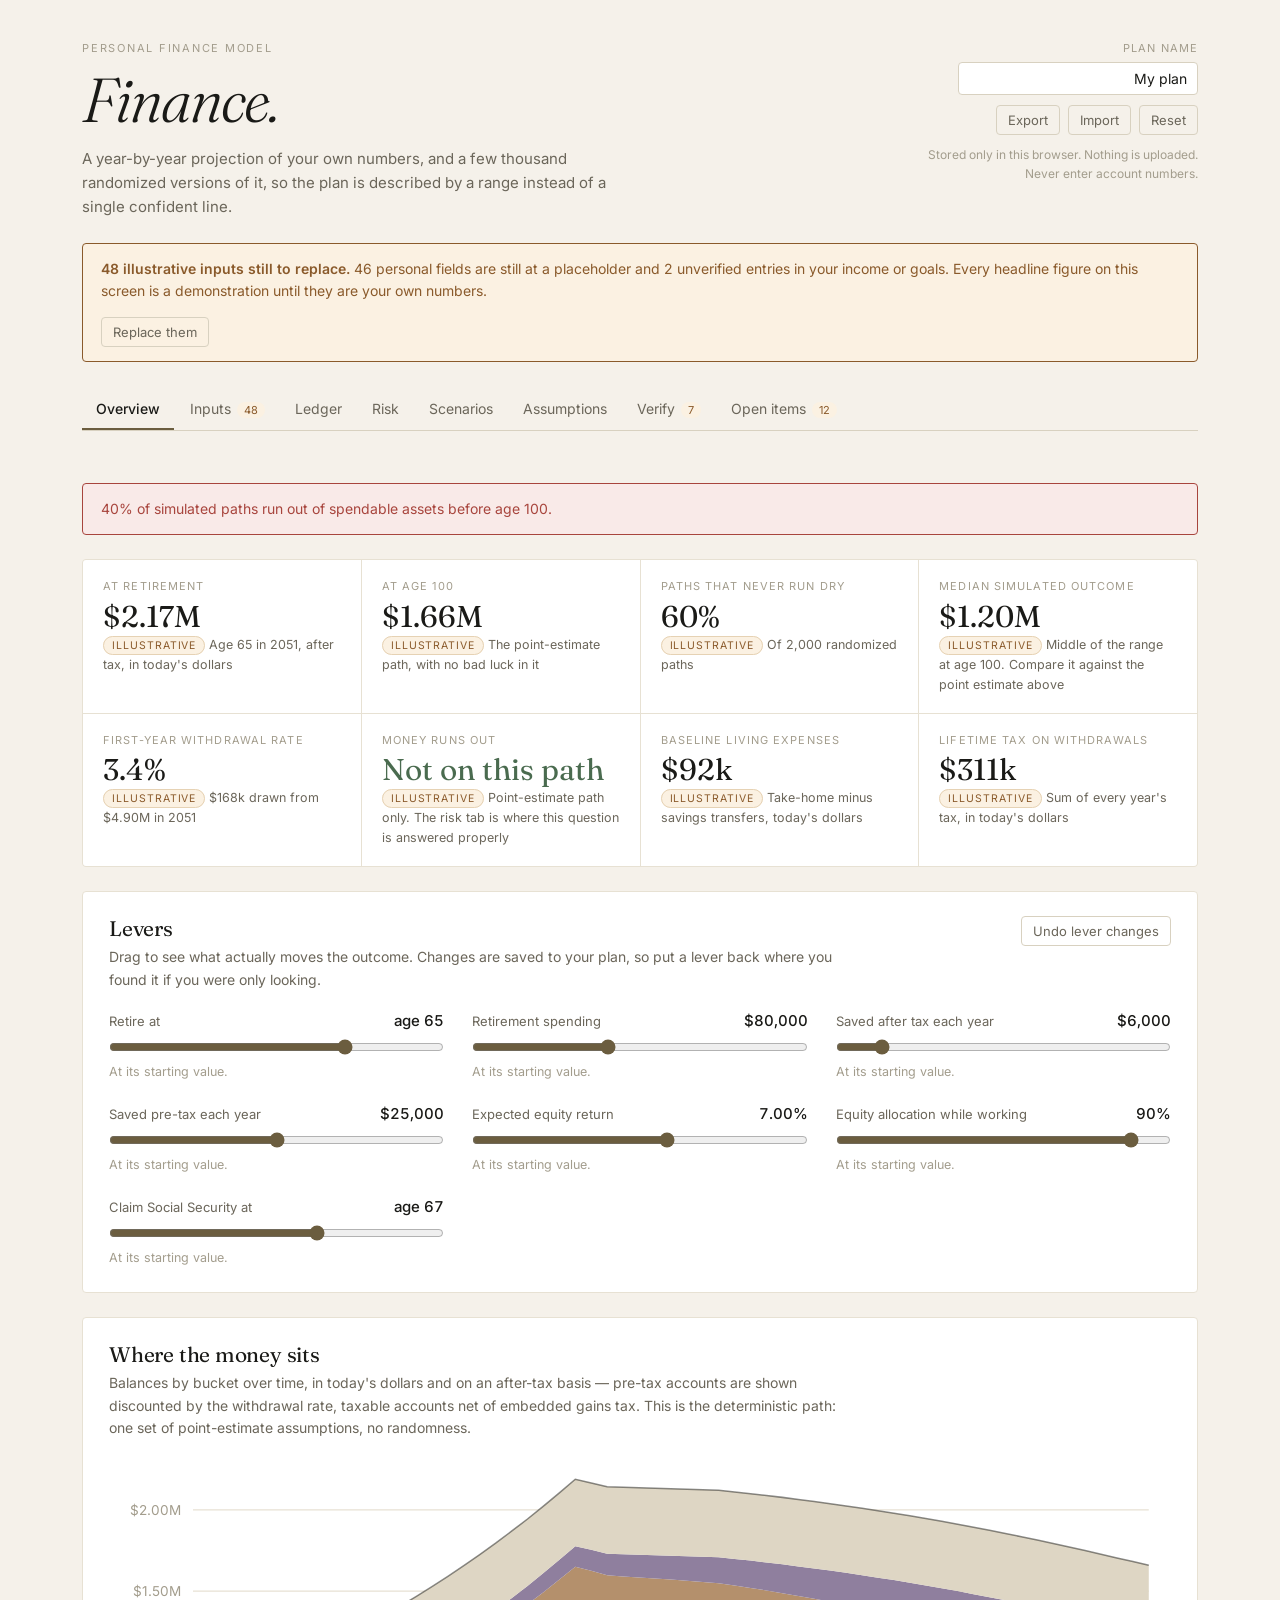
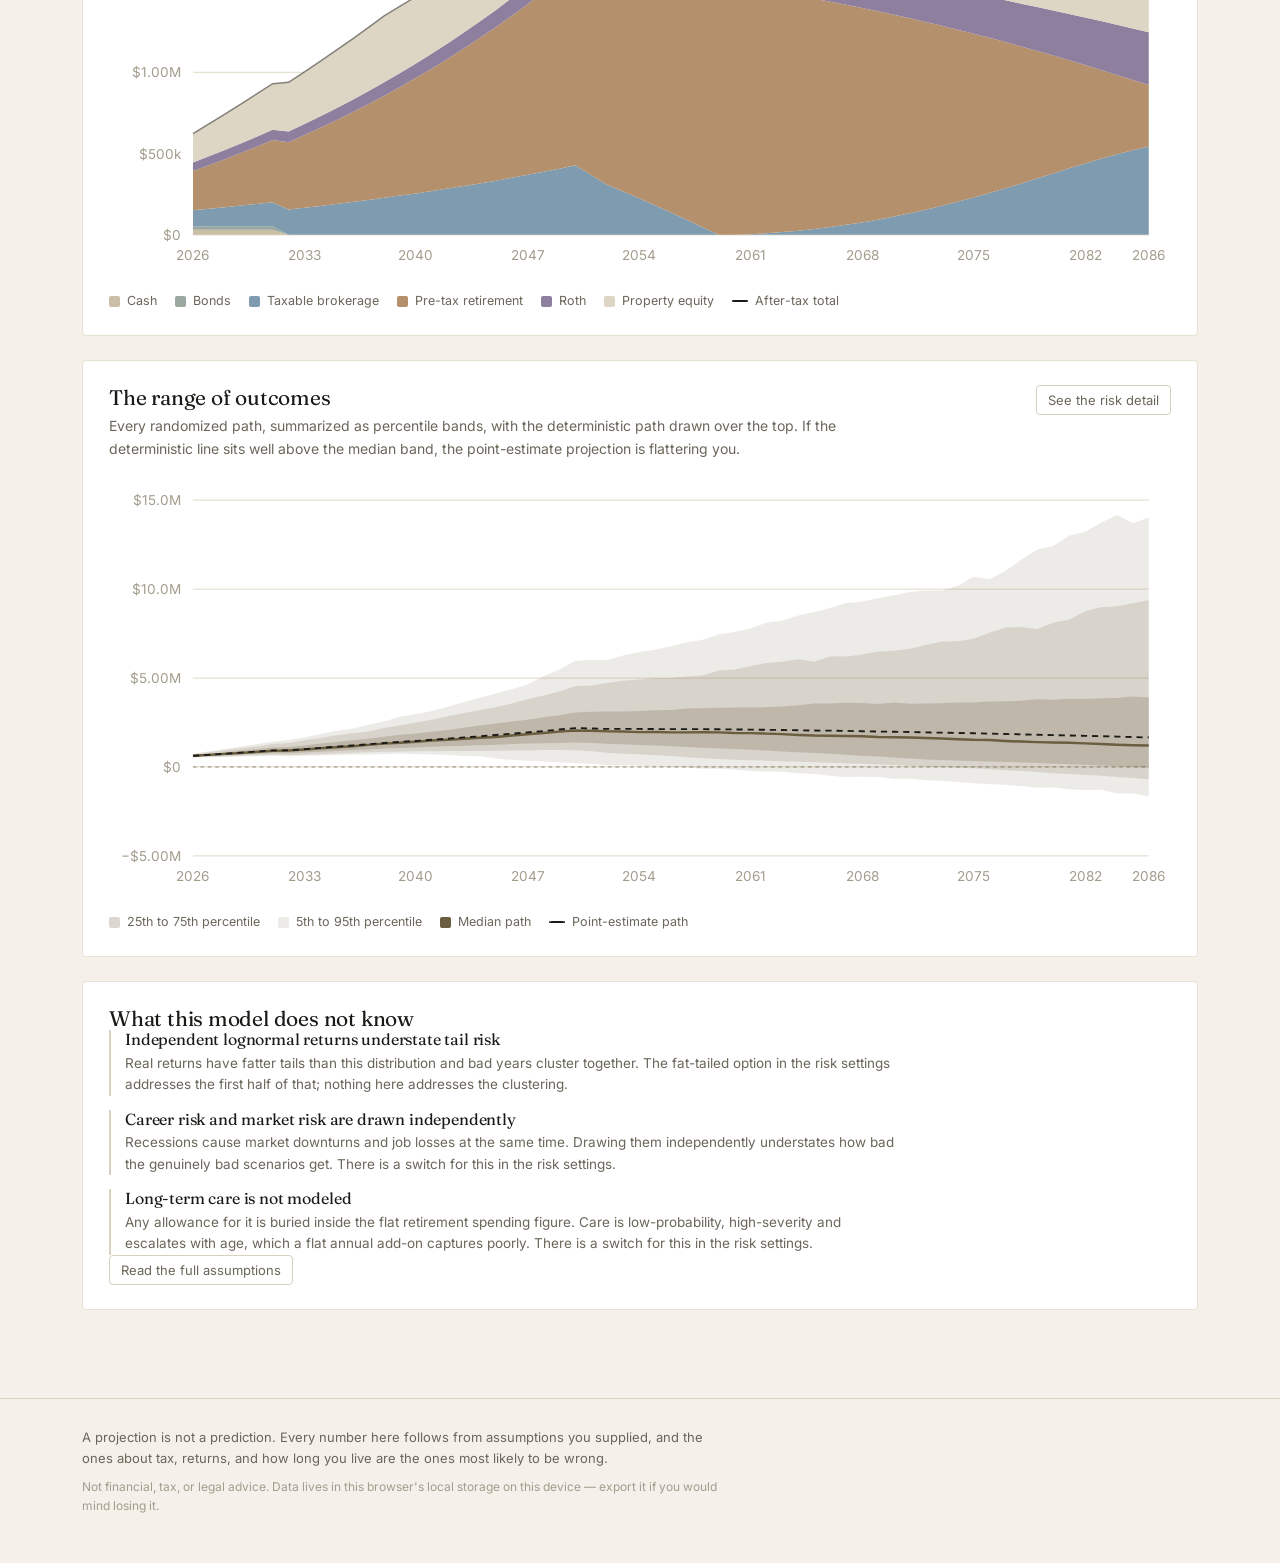
<file: index.html>
<!DOCTYPE html>
<html lang="en">
<head>
  <meta charset="UTF-8">
  <meta name="viewport" content="width=device-width, initial-scale=1.0">
  <title>Finance — projection &amp; Monte Carlo</title>
  <!-- Inline rather than a file, so the page never requests an icon that is not
       there. The webfonts below are the only remote request the app makes, and
       they fall back to the system stack when they cannot be reached. -->
  <link rel="icon" href="data:image/svg+xml,<svg xmlns='http://www.w3.org/2000/svg' viewBox='0 0 16 16'><rect width='16' height='16' rx='3' fill='%236b5d3f'/><path d='M4 11.5 L6.5 7 L9 9.5 L12 4' stroke='%23f5f1ea' stroke-width='1.6' fill='none' stroke-linecap='round' stroke-linejoin='round'/></svg>">
  <link rel="preconnect" href="https://fonts.googleapis.com">
  <link rel="preconnect" href="https://fonts.gstatic.com" crossorigin>
  <link href="https://fonts.googleapis.com/css2?family=Fraunces:ital,opsz,wght@0,9..144,300;0,9..144,400;0,9..144,500;1,9..144,400&family=Inter:wght@400;500;600&display=swap" rel="stylesheet">
  <link rel="stylesheet" href="style.css">
</head>
<body>
  <header>
    <div class="header-inner">
      <div class="header-title">
        <p class="eyebrow">Personal finance model</p>
        <h1>Finance.</h1>
        <p class="lede">A year-by-year projection of your own numbers, and a few thousand randomized versions of it, so the plan is described by a range instead of a single confident line.</p>
      </div>
      <div class="header-actions">
        <label class="plan-name">
          <span class="field-label">Plan name</span>
          <input type="text" id="plan-name" autocomplete="off">
        </label>
        <div class="button-row">
          <button class="btn-ghost btn-sm" id="btn-export">Export</button>
          <button class="btn-ghost btn-sm" id="btn-import">Import</button>
          <button class="btn-ghost btn-sm" id="btn-reset">Reset</button>
          <input type="file" id="import-file" accept="application/json,.json" class="hidden">
        </div>
        <p class="privacy-note">Stored only in this browser. Nothing is uploaded. Never enter account numbers.</p>
      </div>
    </div>

    <div id="placeholder-banner" class="banner hidden"></div>

    <nav class="tabs" id="tabs">
      <button class="tab active" data-tab="overview">Overview</button>
      <button class="tab" data-tab="inputs">Inputs</button>
      <button class="tab" data-tab="ledger">Ledger</button>
      <button class="tab" data-tab="risk">Risk</button>
      <button class="tab" data-tab="scenarios">Scenarios</button>
      <button class="tab" data-tab="assumptions">Assumptions</button>
      <button class="tab" data-tab="verify">Verify</button>
      <button class="tab" data-tab="open">Open items</button>
    </nav>
  </header>

  <main>
    <!-- ── Overview ─────────────────────────────────────────────────────── -->
    <section class="panel" id="panel-overview">
      <div id="warnings"></div>

      <div class="metric-grid" id="metric-grid"></div>

      <div class="card">
        <div class="card-head">
          <div>
            <h2>Levers</h2>
            <p class="card-blurb">Drag to see what actually moves the outcome. Changes are saved to your plan, so put a lever back where you found it if you were only looking.</p>
          </div>
          <button class="btn-ghost btn-sm" id="btn-levers-reset">Undo lever changes</button>
        </div>
        <div class="lever-grid" id="lever-grid"></div>
      </div>

      <div class="card">
        <div class="card-head">
          <div>
            <h2>Where the money sits</h2>
            <p class="card-blurb">Balances by bucket over time, in today's dollars and on an after-tax basis — pre-tax accounts are shown discounted by the withdrawal rate, taxable accounts net of embedded gains tax. This is the deterministic path: one set of point-estimate assumptions, no randomness.</p>
          </div>
        </div>
        <div class="chart-holder" id="chart-balances"></div>
        <div class="legend" id="legend-balances"></div>
      </div>

      <div class="card">
        <div class="card-head">
          <div>
            <h2>The range of outcomes</h2>
            <p class="card-blurb">Every randomized path, summarized as percentile bands, with the deterministic path drawn over the top. If the deterministic line sits well above the median band, the point-estimate projection is flattering you.</p>
          </div>
          <button class="btn-ghost btn-sm" data-goto="risk">See the risk detail</button>
        </div>
        <div class="chart-holder" id="chart-fan-mini"></div>
        <div class="legend" id="legend-fan-mini"></div>
      </div>

      <div class="card">
        <h2>What this model does not know</h2>
        <div id="limitations-short"></div>
        <button class="btn-ghost btn-sm" data-goto="assumptions">Read the full assumptions</button>
      </div>
    </section>

    <!-- ── Inputs ───────────────────────────────────────────────────────── -->
    <section class="panel hidden" id="panel-inputs">
      <div class="card intake">
        <h2>Before you trust any number on this screen</h2>
        <p class="card-blurb">Every figure below ships as an illustrative placeholder. They are round numbers chosen to make the model run, not advice and not anyone's real situation. Replace each one with your own figure, then mark it verified with a note on where it came from — six months from now that note is the difference between a number you can rely on and a number you have to re-derive.</p>
        <ol class="intake-list" id="intake-list"></ol>
      </div>

      <div class="card">
        <div class="card-head">
          <div>
            <h2>Income streams</h2>
            <p class="card-blurb">One row per stream: salary, a partner's salary, self-employment, rental income, a pension. Amounts are in today's dollars and grow at their own rate from now, so a stream that starts later still arrives having grown. Mark clearly whether a figure is gross or take-home — conflating the two is the easiest error to make here.</p>
          </div>
          <button class="btn-ghost btn-sm" id="btn-add-income">Add stream</button>
        </div>
        <div id="income-list"></div>
      </div>

      <div class="card">
        <div class="card-head">
          <div>
            <h2>Goals</h2>
            <p class="card-blurb">Anything that costs money on a schedule: a home purchase, tuition, a sabbatical, supporting a family member, a car. Give a goal an end year to repeat it every year in the range, which is how a temporary expense should be modeled.</p>
          </div>
          <button class="btn-ghost btn-sm" id="btn-add-goal">Add goal</button>
        </div>
        <div class="callout" id="goal-trap-note"></div>
        <div id="goal-list"></div>
      </div>

      <div id="field-groups"></div>
    </section>

    <!-- ── Ledger ───────────────────────────────────────────────────────── -->
    <section class="panel hidden" id="panel-ledger">
      <div class="card">
        <div class="card-head">
          <div>
            <h2>Year-by-year ledger</h2>
            <p class="card-blurb">The deterministic projection in full. This is the artifact worth reading closely: if a year looks wrong here, the charts everywhere else are wrong in the same way.</p>
          </div>
          <div class="button-row">
            <label class="inline-toggle"><input type="checkbox" id="ledger-real" checked> Today's dollars</label>
            <button class="btn-ghost btn-sm" id="btn-export-csv">Export CSV</button>
          </div>
        </div>
        <div class="table-scroll">
          <table class="ledger" id="ledger-table"></table>
        </div>
        <p class="footnote" id="ledger-note"></p>
      </div>
    </section>

    <!-- ── Risk ─────────────────────────────────────────────────────────── -->
    <section class="panel hidden" id="panel-risk">
      <div class="metric-grid" id="risk-metrics"></div>

      <div class="card">
        <div class="card-head">
          <div>
            <h2>Percentile fan</h2>
            <p class="card-blurb">After-tax net worth in today's dollars across every simulated path.</p>
          </div>
          <label class="inline-toggle"><input type="checkbox" id="fan-include-house" checked> Include property equity</label>
        </div>
        <div class="chart-holder" id="chart-fan"></div>
        <div class="legend" id="legend-fan"></div>
        <p class="footnote">Property is not simulated: its value follows the deterministic path in every scenario, so including it narrows the visible spread without adding any real certainty. Turn it off to see the fan for money you could actually spend.</p>
      </div>

      <div class="card">
        <h2>Share of paths still solvent</h2>
        <p class="card-blurb">The fraction of simulated paths that still hold spendable assets at each age. Read the age where this line starts bending, not just the number at the end.</p>
        <div class="chart-holder" id="chart-solvent"></div>
      </div>

      <div class="card">
        <h2>Where paths end up</h2>
        <p class="card-blurb">Final after-tax net worth in today's dollars, one bar per band of outcomes. The long right tail is why the average outcome is a bad planning number and the median is a better one.</p>
        <div class="chart-holder" id="chart-hist"></div>
        <p class="footnote" id="hist-note"></p>
      </div>

      <div class="card">
        <div class="card-head">
          <div>
            <h2>Simulation settings</h2>
            <p class="card-blurb">How the paths are generated, and which risks are switched on. The optional ones are off by default because each is a real judgment call about how much realism is worth the added complexity.</p>
          </div>
        </div>
        <div id="risk-fields"></div>
      </div>
    </section>

    <!-- ── Scenarios ────────────────────────────────────────────────────── -->
    <section class="panel hidden" id="panel-scenarios">
      <div class="card">
        <div class="card-head">
          <div>
            <h2>Saved scenarios</h2>
            <p class="card-blurb">Freeze the current plan under a name, change something, and compare. Retiring two years earlier and spending 10% less are the two levers that usually dominate everything else, and this is where you find out by how much.</p>
          </div>
          <div class="button-row">
            <input type="text" id="scenario-name" placeholder="Name this scenario" autocomplete="off">
            <button class="btn-solid btn-sm" id="btn-save-scenario">Save current</button>
          </div>
        </div>
        <div id="scenario-list"></div>
      </div>
    </section>

    <!-- ── Assumptions ──────────────────────────────────────────────────── -->
    <section class="panel hidden" id="panel-assumptions">
      <div class="card">
        <h2>Why the model looks the way it does</h2>
        <p class="card-blurb">Current state only, generated from your inputs and the notes you wrote when you verified them. This is deliberately not a changelog: the history of how a number evolved lives in the project's git history, where the diffs are real and never drift out of sync with the code.</p>
        <div id="assumptions-body"></div>
      </div>

      <div class="card">
        <h2>Structural choices worth knowing about</h2>
        <div id="structural-notes"></div>
      </div>

      <div class="card">
        <h2>Known limitations</h2>
        <p class="card-blurb">Accepted simplifications, disclosed rather than hidden. A model that is honest about what it leaves out is far more useful than one that quietly implies precision it does not have. These are different from the Open items tab: a limitation is something currently accepted, an open item is something that should actually get resolved.</p>
        <div id="limitations-full"></div>
      </div>

      <div class="card">
        <h2>IRS Uniform Lifetime Table</h2>
        <p class="card-blurb">Public IRS data, used to size required minimum distributions: the start-of-year pre-tax balance divided by the distribution period for that age.</p>
        <div class="table-scroll">
          <table class="ledger compact" id="ult-table"></table>
        </div>
      </div>
    </section>

    <!-- ── Verify ───────────────────────────────────────────────────────── -->
    <section class="panel hidden" id="panel-verify">
      <div class="card">
        <h2>Research this yourself</h2>
        <p class="card-blurb">These are the parts of the model that cannot be inherited from a template. Tax law changes, thresholds move, and treatment varies by state and city — so each item below needs checking against current rules for your own situation, and the placeholder rates in the model are worth exactly nothing until you do.</p>
        <div id="research-list"></div>
      </div>
    </section>

    <!-- ── Open items ───────────────────────────────────────────────────── -->
    <section class="panel hidden" id="panel-open">
      <div class="card">
        <div class="card-head">
          <div>
            <h2>Open items</h2>
            <p class="card-blurb">Things that need a decision, a real number, or a methodology improvement. When one gets resolved, delete it and put the answer in the source note on the field it was about, so the two never describe the same open question.</p>
          </div>
          <div class="button-row">
            <input type="text" id="todo-input" placeholder="Add an open item" autocomplete="off">
            <button class="btn-solid btn-sm" id="btn-add-todo">Add</button>
          </div>
        </div>
        <div id="todo-list"></div>
      </div>

      <div class="card">
        <h2>Notes</h2>
        <p class="card-blurb">Scratch space that travels with the plan when you export it.</p>
        <textarea id="notes" rows="8" placeholder="Anything worth remembering about this plan."></textarea>
      </div>
    </section>
  </main>

  <footer>
    <div class="footer-inner">
      <p class="footer-text">A projection is not a prediction. Every number here follows from assumptions you supplied, and the ones about tax, returns, and how long you live are the ones most likely to be wrong.</p>
      <p class="footer-text small">Not financial, tax, or legal advice. Data lives in this browser's local storage on this device — export it if you would mind losing it.</p>
    </div>
  </footer>

  <script src="format.js"></script>
  <script src="config.js"></script>
  <script src="model.js"></script>
  <script src="charts.js"></script>
  <script src="store.js"></script>
  <script src="app.js"></script>
</body>
</html>
</file>
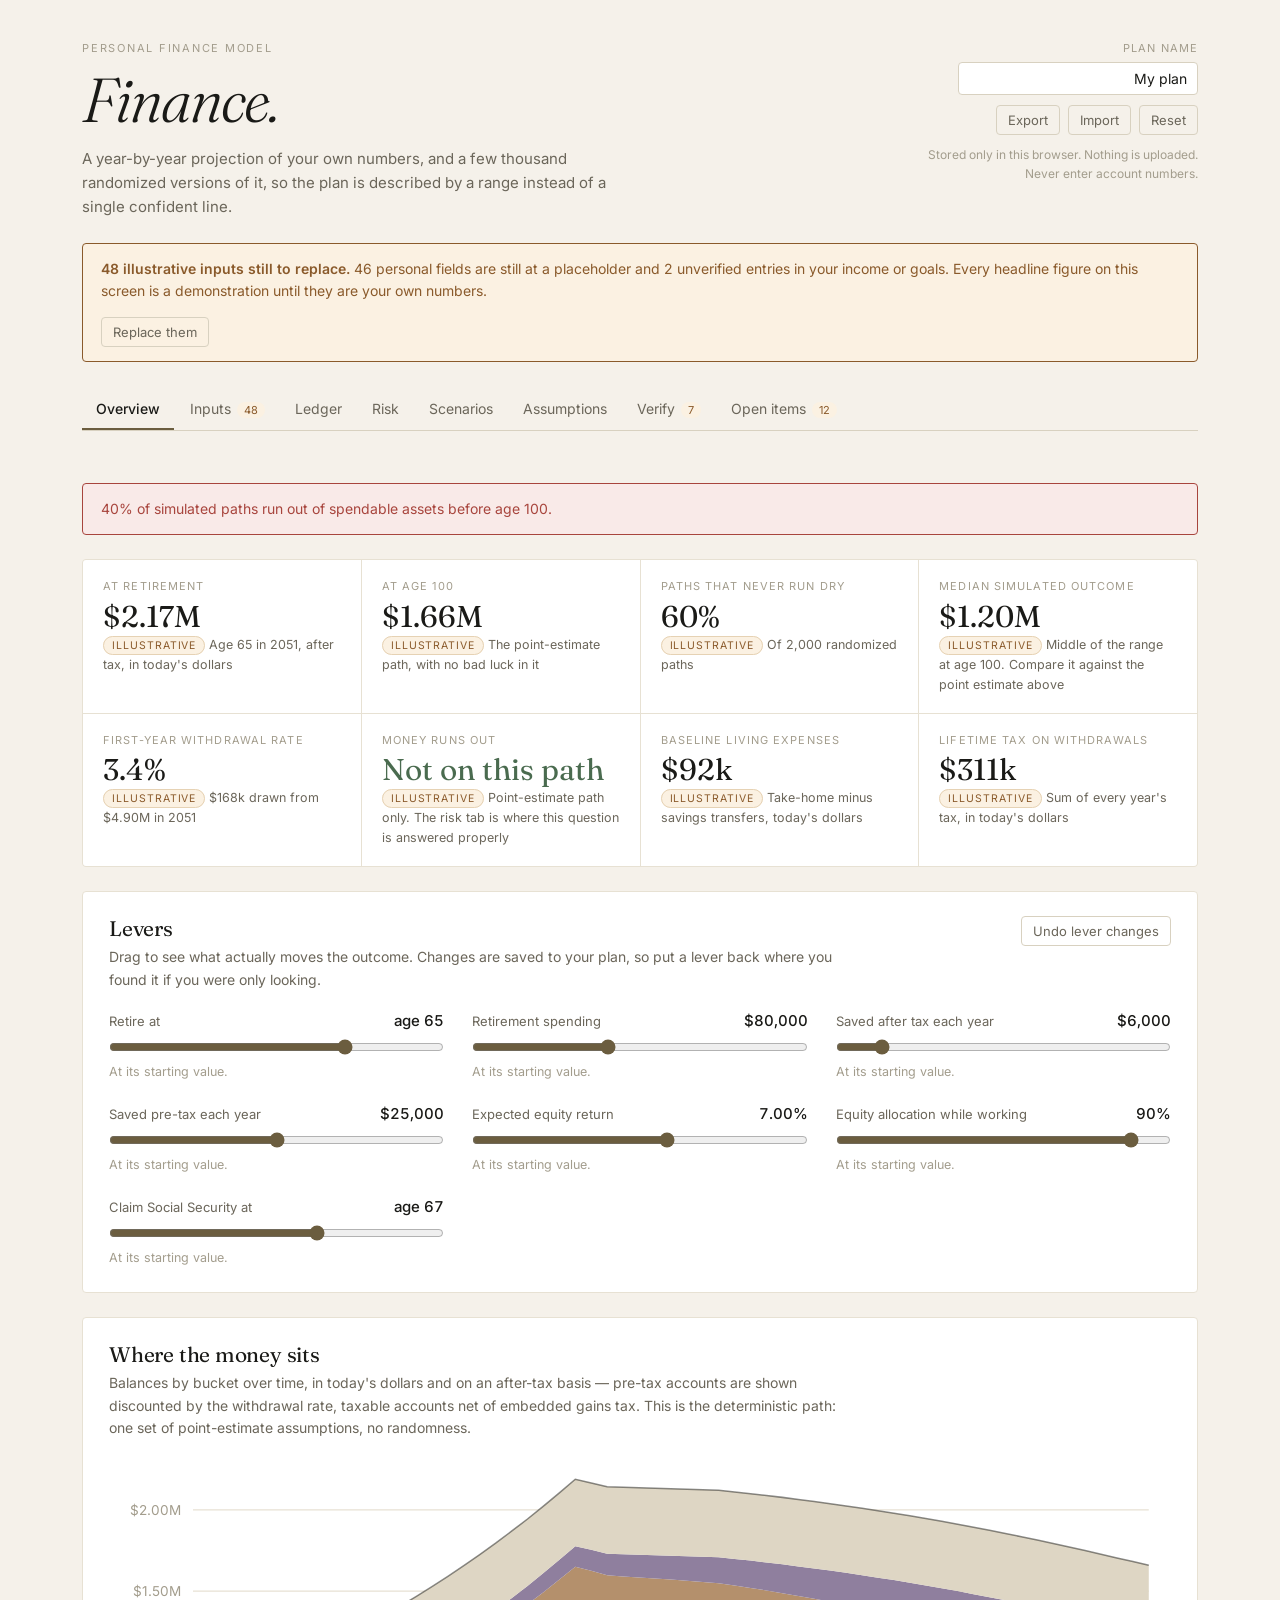
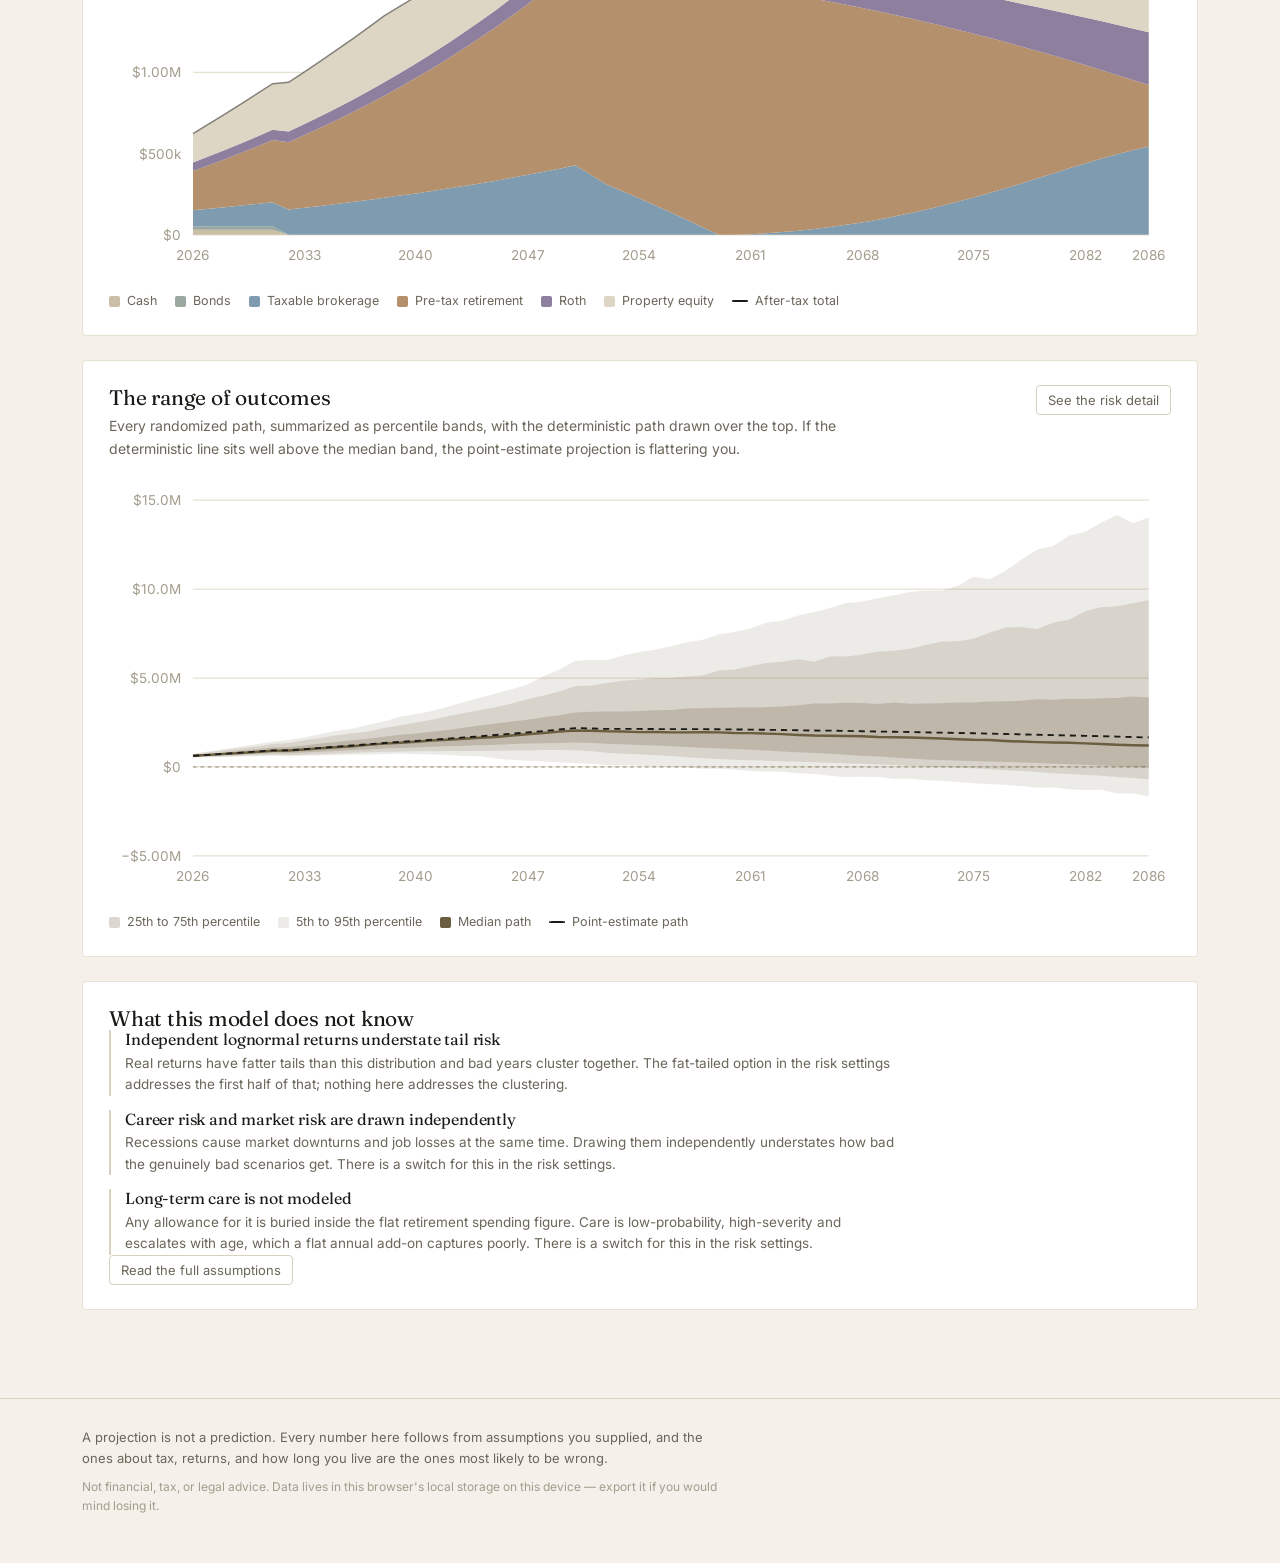
<file: finance/index.html>
<!DOCTYPE html>
<html lang="en">
<head>
  <meta charset="UTF-8">
  <meta name="viewport" content="width=device-width, initial-scale=1.0">
  <title>Finance — projection &amp; Monte Carlo</title>
  <!-- Inline rather than a file, so the page never requests an icon that is not
       there. The webfonts below are the only remote request the app makes, and
       they fall back to the system stack when they cannot be reached. -->
  <link rel="icon" href="data:image/svg+xml,<svg xmlns='http://www.w3.org/2000/svg' viewBox='0 0 16 16'><rect width='16' height='16' rx='3' fill='%236b5d3f'/><path d='M4 11.5 L6.5 7 L9 9.5 L12 4' stroke='%23f5f1ea' stroke-width='1.6' fill='none' stroke-linecap='round' stroke-linejoin='round'/></svg>">
  <link rel="preconnect" href="https://fonts.googleapis.com">
  <link rel="preconnect" href="https://fonts.gstatic.com" crossorigin>
  <link href="https://fonts.googleapis.com/css2?family=Fraunces:ital,opsz,wght@0,9..144,300;0,9..144,400;0,9..144,500;1,9..144,400&family=Inter:wght@400;500;600&display=swap" rel="stylesheet">
  <link rel="stylesheet" href="style.css">
</head>
<body>
  <header>
    <div class="header-inner">
      <div class="header-title">
        <p class="eyebrow">Personal finance model</p>
        <h1>Finance.</h1>
        <p class="lede">A year-by-year projection of your own numbers, and a few thousand randomized versions of it, so the plan is described by a range instead of a single confident line.</p>
      </div>
      <div class="header-actions">
        <label class="plan-name">
          <span class="field-label">Plan name</span>
          <input type="text" id="plan-name" autocomplete="off">
        </label>
        <div class="button-row">
          <button class="btn-ghost btn-sm" id="btn-export">Export</button>
          <button class="btn-ghost btn-sm" id="btn-import">Import</button>
          <button class="btn-ghost btn-sm" id="btn-reset">Reset</button>
          <input type="file" id="import-file" accept="application/json,.json" class="hidden">
        </div>
        <p class="privacy-note">Stored only in this browser. Nothing is uploaded. Never enter account numbers.</p>
      </div>
    </div>

    <div id="placeholder-banner" class="banner hidden"></div>

    <nav class="tabs" id="tabs">
      <button class="tab active" data-tab="overview">Overview</button>
      <button class="tab" data-tab="inputs">Inputs</button>
      <button class="tab" data-tab="ledger">Ledger</button>
      <button class="tab" data-tab="risk">Risk</button>
      <button class="tab" data-tab="scenarios">Scenarios</button>
      <button class="tab" data-tab="assumptions">Assumptions</button>
      <button class="tab" data-tab="verify">Verify</button>
      <button class="tab" data-tab="open">Open items</button>
    </nav>
  </header>

  <main>
    <!-- ── Overview ─────────────────────────────────────────────────────── -->
    <section class="panel" id="panel-overview">
      <div id="warnings"></div>

      <div class="metric-grid" id="metric-grid"></div>

      <div class="card">
        <div class="card-head">
          <div>
            <h2>Levers</h2>
            <p class="card-blurb">Drag to see what actually moves the outcome. Changes are saved to your plan, so put a lever back where you found it if you were only looking.</p>
          </div>
          <button class="btn-ghost btn-sm" id="btn-levers-reset">Undo lever changes</button>
        </div>
        <div class="lever-grid" id="lever-grid"></div>
      </div>

      <div class="card">
        <div class="card-head">
          <div>
            <h2>Where the money sits</h2>
            <p class="card-blurb">Balances by bucket over time, in today's dollars and on an after-tax basis — pre-tax accounts are shown discounted by the withdrawal rate, taxable accounts net of embedded gains tax. This is the deterministic path: one set of point-estimate assumptions, no randomness.</p>
          </div>
        </div>
        <div class="chart-holder" id="chart-balances"></div>
        <div class="legend" id="legend-balances"></div>
      </div>

      <div class="card">
        <div class="card-head">
          <div>
            <h2>The range of outcomes</h2>
            <p class="card-blurb">Every randomized path, summarized as percentile bands, with the deterministic path drawn over the top. If the deterministic line sits well above the median band, the point-estimate projection is flattering you.</p>
          </div>
          <button class="btn-ghost btn-sm" data-goto="risk">See the risk detail</button>
        </div>
        <div class="chart-holder" id="chart-fan-mini"></div>
        <div class="legend" id="legend-fan-mini"></div>
      </div>

      <div class="card">
        <h2>What this model does not know</h2>
        <div id="limitations-short"></div>
        <button class="btn-ghost btn-sm" data-goto="assumptions">Read the full assumptions</button>
      </div>
    </section>

    <!-- ── Inputs ───────────────────────────────────────────────────────── -->
    <section class="panel hidden" id="panel-inputs">
      <div class="card intake">
        <h2>Before you trust any number on this screen</h2>
        <p class="card-blurb">Every figure below ships as an illustrative placeholder. They are round numbers chosen to make the model run, not advice and not anyone's real situation. Replace each one with your own figure, then mark it verified with a note on where it came from — six months from now that note is the difference between a number you can rely on and a number you have to re-derive.</p>
        <ol class="intake-list" id="intake-list"></ol>
      </div>

      <div class="card">
        <div class="card-head">
          <div>
            <h2>Income streams</h2>
            <p class="card-blurb">One row per stream: salary, a partner's salary, self-employment, rental income, a pension. Amounts are in today's dollars and grow at their own rate from now, so a stream that starts later still arrives having grown. Mark clearly whether a figure is gross or take-home — conflating the two is the easiest error to make here.</p>
          </div>
          <button class="btn-ghost btn-sm" id="btn-add-income">Add stream</button>
        </div>
        <div id="income-list"></div>
      </div>

      <div class="card">
        <div class="card-head">
          <div>
            <h2>Goals</h2>
            <p class="card-blurb">Anything that costs money on a schedule: a home purchase, tuition, a sabbatical, supporting a family member, a car. Give a goal an end year to repeat it every year in the range, which is how a temporary expense should be modeled.</p>
          </div>
          <button class="btn-ghost btn-sm" id="btn-add-goal">Add goal</button>
        </div>
        <div class="callout" id="goal-trap-note"></div>
        <div id="goal-list"></div>
      </div>

      <div id="field-groups"></div>
    </section>

    <!-- ── Ledger ───────────────────────────────────────────────────────── -->
    <section class="panel hidden" id="panel-ledger">
      <div class="card">
        <div class="card-head">
          <div>
            <h2>Year-by-year ledger</h2>
            <p class="card-blurb">The deterministic projection in full. This is the artifact worth reading closely: if a year looks wrong here, the charts everywhere else are wrong in the same way.</p>
          </div>
          <div class="button-row">
            <label class="inline-toggle"><input type="checkbox" id="ledger-real" checked> Today's dollars</label>
            <button class="btn-ghost btn-sm" id="btn-export-csv">Export CSV</button>
          </div>
        </div>
        <div class="table-scroll">
          <table class="ledger" id="ledger-table"></table>
        </div>
        <p class="footnote" id="ledger-note"></p>
      </div>
    </section>

    <!-- ── Risk ─────────────────────────────────────────────────────────── -->
    <section class="panel hidden" id="panel-risk">
      <div class="metric-grid" id="risk-metrics"></div>

      <div class="card">
        <div class="card-head">
          <div>
            <h2>Percentile fan</h2>
            <p class="card-blurb">After-tax net worth in today's dollars across every simulated path.</p>
          </div>
          <label class="inline-toggle"><input type="checkbox" id="fan-include-house" checked> Include property equity</label>
        </div>
        <div class="chart-holder" id="chart-fan"></div>
        <div class="legend" id="legend-fan"></div>
        <p class="footnote">Property is not simulated: its value follows the deterministic path in every scenario, so including it narrows the visible spread without adding any real certainty. Turn it off to see the fan for money you could actually spend.</p>
      </div>

      <div class="card">
        <h2>Share of paths still solvent</h2>
        <p class="card-blurb">The fraction of simulated paths that still hold spendable assets at each age. Read the age where this line starts bending, not just the number at the end.</p>
        <div class="chart-holder" id="chart-solvent"></div>
      </div>

      <div class="card">
        <h2>Where paths end up</h2>
        <p class="card-blurb">Final after-tax net worth in today's dollars, one bar per band of outcomes. The long right tail is why the average outcome is a bad planning number and the median is a better one.</p>
        <div class="chart-holder" id="chart-hist"></div>
        <p class="footnote" id="hist-note"></p>
      </div>

      <div class="card">
        <div class="card-head">
          <div>
            <h2>Simulation settings</h2>
            <p class="card-blurb">How the paths are generated, and which risks are switched on. The optional ones are off by default because each is a real judgment call about how much realism is worth the added complexity. Everything here re-runs the simulation as you change it; settings that depend on a switch that is currently off say so, since editing one of those changes nothing at all.</p>
          </div>
          <div class="button-row">
            <span class="run-status" id="run-status"></span>
            <button class="btn-solid btn-sm" id="btn-new-draw">Run a new draw</button>
          </div>
        </div>
        <div id="risk-fields"></div>
        <p class="footnote">The same inputs and the same seed always produce the same paths, so a plain recalculation would return an identical answer by design — that reproducibility is what makes a change in the output attributable to a change you made. "Run a new draw" advances the seed instead, which is how you check whether a conclusion holds up or was an artifact of one particular set of dice.</p>
      </div>
    </section>

    <!-- ── Scenarios ────────────────────────────────────────────────────── -->
    <section class="panel hidden" id="panel-scenarios">
      <div class="card">
        <div class="card-head">
          <div>
            <h2>Saved scenarios</h2>
            <p class="card-blurb">Freeze the current plan under a name, change something, and compare. Retiring two years earlier and spending 10% less are the two levers that usually dominate everything else, and this is where you find out by how much.</p>
          </div>
          <div class="button-row">
            <input type="text" id="scenario-name" placeholder="Name this scenario" autocomplete="off">
            <button class="btn-solid btn-sm" id="btn-save-scenario">Save current</button>
          </div>
        </div>
        <div id="scenario-list"></div>
      </div>
    </section>

    <!-- ── Assumptions ──────────────────────────────────────────────────── -->
    <section class="panel hidden" id="panel-assumptions">
      <div class="card">
        <h2>Why the model looks the way it does</h2>
        <p class="card-blurb">Current state only, generated from your inputs and the notes you wrote when you verified them. This is deliberately not a changelog: the history of how a number evolved lives in the project's git history, where the diffs are real and never drift out of sync with the code.</p>
        <div id="assumptions-body"></div>
      </div>

      <div class="card">
        <h2>Structural choices worth knowing about</h2>
        <div id="structural-notes"></div>
      </div>

      <div class="card">
        <h2>Known limitations</h2>
        <p class="card-blurb">Accepted simplifications, disclosed rather than hidden. A model that is honest about what it leaves out is far more useful than one that quietly implies precision it does not have. These are different from the Open items tab: a limitation is something currently accepted, an open item is something that should actually get resolved.</p>
        <div id="limitations-full"></div>
      </div>

      <div class="card">
        <h2>IRS Uniform Lifetime Table</h2>
        <p class="card-blurb">Public IRS data, used to size required minimum distributions: the start-of-year pre-tax balance divided by the distribution period for that age.</p>
        <div class="table-scroll">
          <table class="ledger compact" id="ult-table"></table>
        </div>
      </div>
    </section>

    <!-- ── Verify ───────────────────────────────────────────────────────── -->
    <section class="panel hidden" id="panel-verify">
      <div class="card">
        <h2>Research this yourself</h2>
        <p class="card-blurb">These are the parts of the model that cannot be inherited from a template. Tax law changes, thresholds move, and treatment varies by state and city — so each item below needs checking against current rules for your own situation, and the placeholder rates in the model are worth exactly nothing until you do.</p>
        <div id="research-list"></div>
      </div>
    </section>

    <!-- ── Open items ───────────────────────────────────────────────────── -->
    <section class="panel hidden" id="panel-open">
      <div class="card">
        <div class="card-head">
          <div>
            <h2>Open items</h2>
            <p class="card-blurb">Things that need a decision, a real number, or a methodology improvement. When one gets resolved, delete it and put the answer in the source note on the field it was about, so the two never describe the same open question.</p>
          </div>
          <div class="button-row">
            <input type="text" id="todo-input" placeholder="Add an open item" autocomplete="off">
            <button class="btn-solid btn-sm" id="btn-add-todo">Add</button>
          </div>
        </div>
        <div id="todo-list"></div>
      </div>

      <div class="card">
        <h2>Notes</h2>
        <p class="card-blurb">Scratch space that travels with the plan when you export it.</p>
        <textarea id="notes" rows="8" placeholder="Anything worth remembering about this plan."></textarea>
      </div>
    </section>
  </main>

  <footer>
    <div class="footer-inner">
      <p class="footer-text">A projection is not a prediction. Every number here follows from assumptions you supplied, and the ones about tax, returns, and how long you live are the ones most likely to be wrong.</p>
      <p class="footer-text small">Not financial, tax, or legal advice. Data lives in this browser's local storage on this device — export it if you would mind losing it.</p>
    </div>
  </footer>

  <script src="format.js"></script>
  <script src="config.js"></script>
  <script src="model.js"></script>
  <script src="charts.js"></script>
  <script src="store.js"></script>
  <script src="app.js"></script>
</body>
</html>
</file>
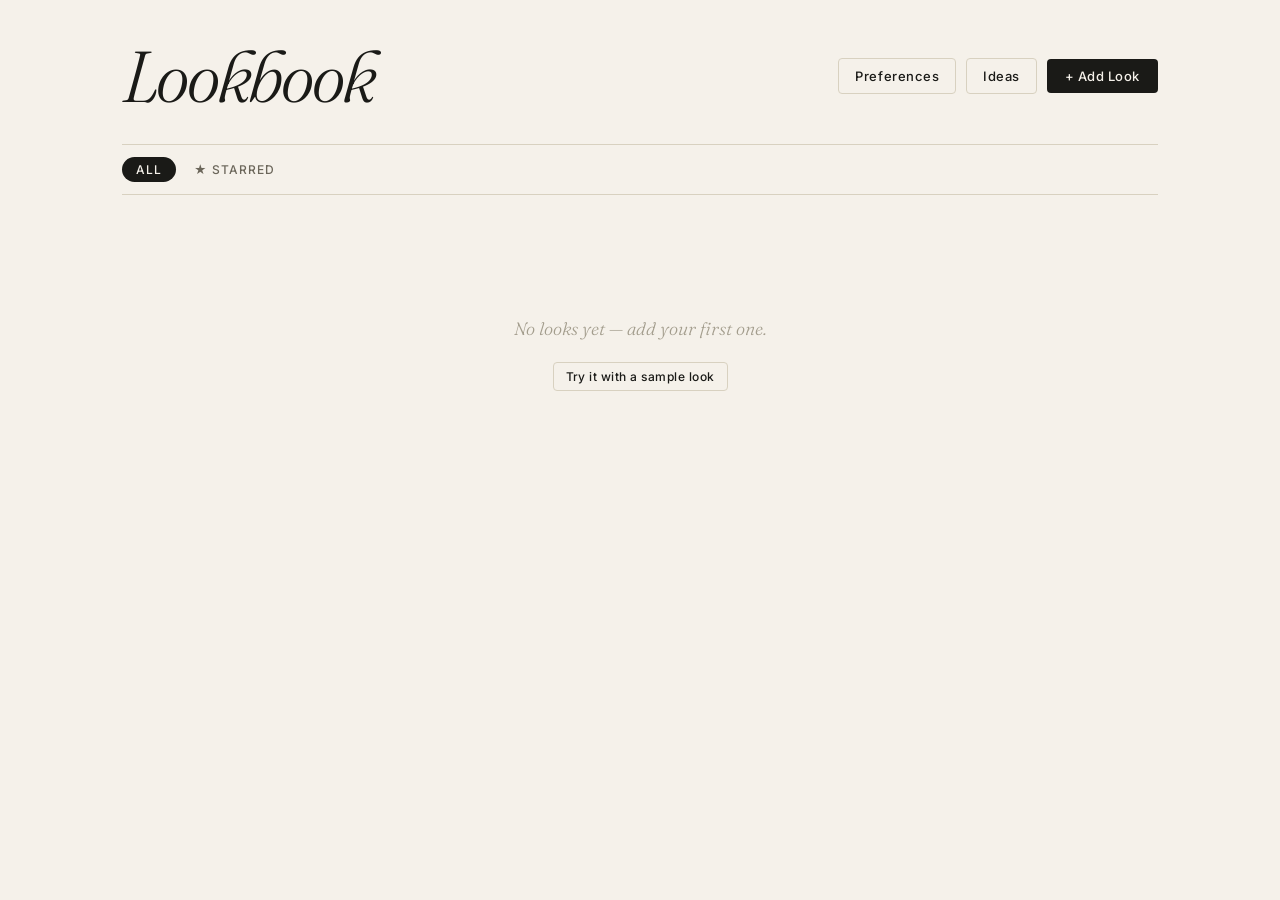
<file: lookbook/index.html>
<!DOCTYPE html>
<html lang="en">
<head>
  <meta charset="UTF-8">
  <meta name="viewport" content="width=device-width, initial-scale=1.0">
  <title>My Lookbook</title>
  <link rel="icon" href="data:image/svg+xml,%3Csvg xmlns='http://www.w3.org/2000/svg' viewBox='0 0 32 32'%3E%3Crect width='32' height='32' rx='6' fill='%231a1a17'/%3E%3Ctext x='16' y='23' font-family='Georgia,serif' font-style='italic' font-size='20' fill='%23f5f1ea' text-anchor='middle'%3EL%3C/text%3E%3C/svg%3E">
  <link rel="preconnect" href="https://fonts.googleapis.com">
  <link rel="preconnect" href="https://fonts.gstatic.com" crossorigin>
  <link href="https://fonts.googleapis.com/css2?family=Fraunces:ital,opsz,wght@0,9..144,300;0,9..144,400;1,9..144,400&family=Inter:wght@400;500;600&display=swap" rel="stylesheet">
  <link rel="stylesheet" href="style.css">
</head>
<body>

  <header>
    <div class="topbar">
      <h1>Lookbook</h1>
      <div class="topbar-actions">
        <button class="btn-ghost" id="btn-prefs">Preferences</button>
        <button class="btn-ghost" id="btn-ideas">Ideas</button>
        <button class="btn-primary" id="btn-add">+ Add Look</button>
      </div>
    </div>
    <nav class="filters">
      <button class="filter-btn active" data-filter="all">All</button>
      <button class="filter-btn" data-filter="starred">★ Starred</button>
    </nav>
  </header>

  <main id="looks-grid"></main>

  <!-- Add Look modal -->
  <div id="modal-overlay" class="overlay hidden" role="dialog" aria-modal="true" aria-labelledby="modal-title">
    <div class="modal">
      <div class="modal-header">
        <h2 id="modal-title">Add Look</h2>
        <button class="btn-icon" id="modal-close" aria-label="Close">✕</button>
      </div>
      <div class="modal-body">
        <div class="form-field">
          <label for="look-title">Look title</label>
          <input type="text" id="look-title" placeholder="e.g. Navy linen weekend" autocomplete="off">
        </div>
        <p class="modal-hint">Paste a product page link and pick the photo you want. Each photo is copied into your lookbook, so it keeps working even if the shop's link stops.</p>
        <div id="pieces-container"></div>
        <button class="btn-ghost btn-sm" id="btn-add-piece">+ Add piece</button>
        <div class="form-field" style="margin-top:16px">
          <label for="look-notes">Notes <span class="label-optional">(optional)</span></label>
          <textarea id="look-notes" placeholder="Where you'd wear it, fit notes..."></textarea>
        </div>
      </div>
      <div class="modal-footer">
        <button class="btn-ghost" id="btn-cancel">Cancel</button>
        <button class="btn-primary" id="btn-save" disabled>Save Look</button>
      </div>
    </div>
  </div>

  <!-- Ideas -->
  <div id="ideas-overlay" class="overlay hidden" role="dialog" aria-modal="true" aria-labelledby="ideas-title">
    <div class="modal modal-wide">
      <div class="modal-header">
        <h2 id="ideas-title">Ideas for you</h2>
        <button class="btn-icon" id="ideas-close" aria-label="Close">✕</button>
      </div>
      <div class="modal-body">
        <section class="palette-block">
          <h3 class="section-label">Your colours</h3>
          <div id="ideas-palette" class="palette-strip"></div>
          <button class="btn-link" id="btn-sources-toggle">Who I read</button>
          <div id="sources-panel" class="sources-panel hidden">
            <p class="sources-note">Ideas come from these. Untick anything whose taste is not yours, or add your own blog or YouTube channel.</p>
            <div id="sources-list" class="sources-list"></div>
            <div class="source-add">
              <input type="url" id="source-url" placeholder="https://a-blog-you-like.com or a YouTube channel" autocomplete="off">
              <button class="btn-ghost btn-sm" id="btn-source-add">Add</button>
            </div>
            <p class="sources-error hidden" id="sources-error"></p>
          </div>
        </section>
        <div id="ideas-status" class="slot-status hidden"></div>
        <div id="ideas-list"></div>
      </div>
      <div class="modal-footer">
        <button class="btn-ghost" id="btn-ideas-refresh">Read the blogs again</button>
        <button class="btn-primary" id="btn-ideas-find">Find ideas</button>
      </div>
    </div>
  </div>

  <!-- Preferences drawer -->
  <div id="drawer-backdrop" class="drawer-backdrop hidden"></div>
  <aside id="prefs-drawer" class="drawer hidden" aria-label="Style preferences">
    <div class="drawer-header">
      <h2>My Style</h2>
      <button class="btn-icon" id="drawer-close" aria-label="Close">✕</button>
    </div>
    <textarea id="prefs-text" placeholder="Write anything — fits you like, colors, brands, what to avoid, wardrobe gaps..."></textarea>
    <div class="share-profile">
      <h3 class="section-label">Share as</h3>
      <p class="share-profile-note">Added to captions and the share card. This credits your account — it does not log in or post for you.</p>
      <label class="share-field" for="share-instagram">Instagram</label>
      <input type="text" id="share-instagram" placeholder="@yourname" autocomplete="off" spellcheck="false">
      <label class="share-field" for="share-x">X / Twitter</label>
      <input type="text" id="share-x" placeholder="@yourname" autocomplete="off" spellcheck="false">
    </div>
    <p class="drawer-foot" id="storage-meter"></p>
  </aside>

  <!-- Share a look -->
  <div id="share-overlay" class="overlay hidden" role="dialog" aria-modal="true" aria-labelledby="share-title">
    <div class="modal modal-share">
      <div class="modal-header">
        <h2 id="share-title">Share this look</h2>
        <button class="btn-icon" id="share-close" aria-label="Close">✕</button>
      </div>
      <div class="modal-body">
        <p class="share-lead" id="share-lead"></p>
        <div class="share-preview-wrap">
          <img id="share-preview" alt="Share card preview" class="share-preview hidden">
          <p id="share-preview-status" class="share-preview-status">Preparing card…</p>
        </div>
        <div class="share-actions">
          <button class="btn-primary" id="btn-share-native">Share…</button>
          <button class="btn-ghost" id="btn-share-copy">Copy link</button>
          <button class="btn-ghost" id="btn-share-download">Download image</button>
        </div>
        <div class="share-social">
          <a class="btn-ghost btn-sm" id="btn-share-x" target="_blank" rel="noopener">Post on X</a>
          <a class="btn-ghost btn-sm" id="btn-share-wa" target="_blank" rel="noopener">WhatsApp</a>
          <a class="btn-ghost btn-sm hidden" id="btn-share-ig" target="_blank" rel="noopener">Open Instagram</a>
        </div>
        <p class="share-hint">Instagram has no web “post this” button — download the image (or use Share… on your phone) and post it from the app. Your handle is stamped on the card when you set it under Preferences.</p>
        <p class="share-status" id="share-status" aria-live="polite"></p>
      </div>
    </div>
  </div>

  <!-- Opened from a shared link -->
  <div id="import-overlay" class="overlay hidden" role="dialog" aria-modal="true" aria-labelledby="import-title">
    <div class="modal">
      <div class="modal-header">
        <h2 id="import-title">Shared look</h2>
        <button class="btn-icon" id="import-close" aria-label="Close">✕</button>
      </div>
      <div class="modal-body">
        <p class="share-lead" id="import-lead"></p>
        <div id="import-preview" class="import-preview"></div>
      </div>
      <div class="modal-footer">
        <button class="btn-ghost" id="btn-import-dismiss">Not now</button>
        <button class="btn-primary" id="btn-import-save">Save to my lookbook</button>
      </div>
    </div>
  </div>

  <script src="store.js"></script>
  <script src="fetch.js"></script>
  <script src="image.js"></script>
  <script src="palette.js"></script>
  <script src="ideas.js"></script>
  <script src="share.js"></script>
  <script src="app.js"></script>
</body>
</html>
</file>
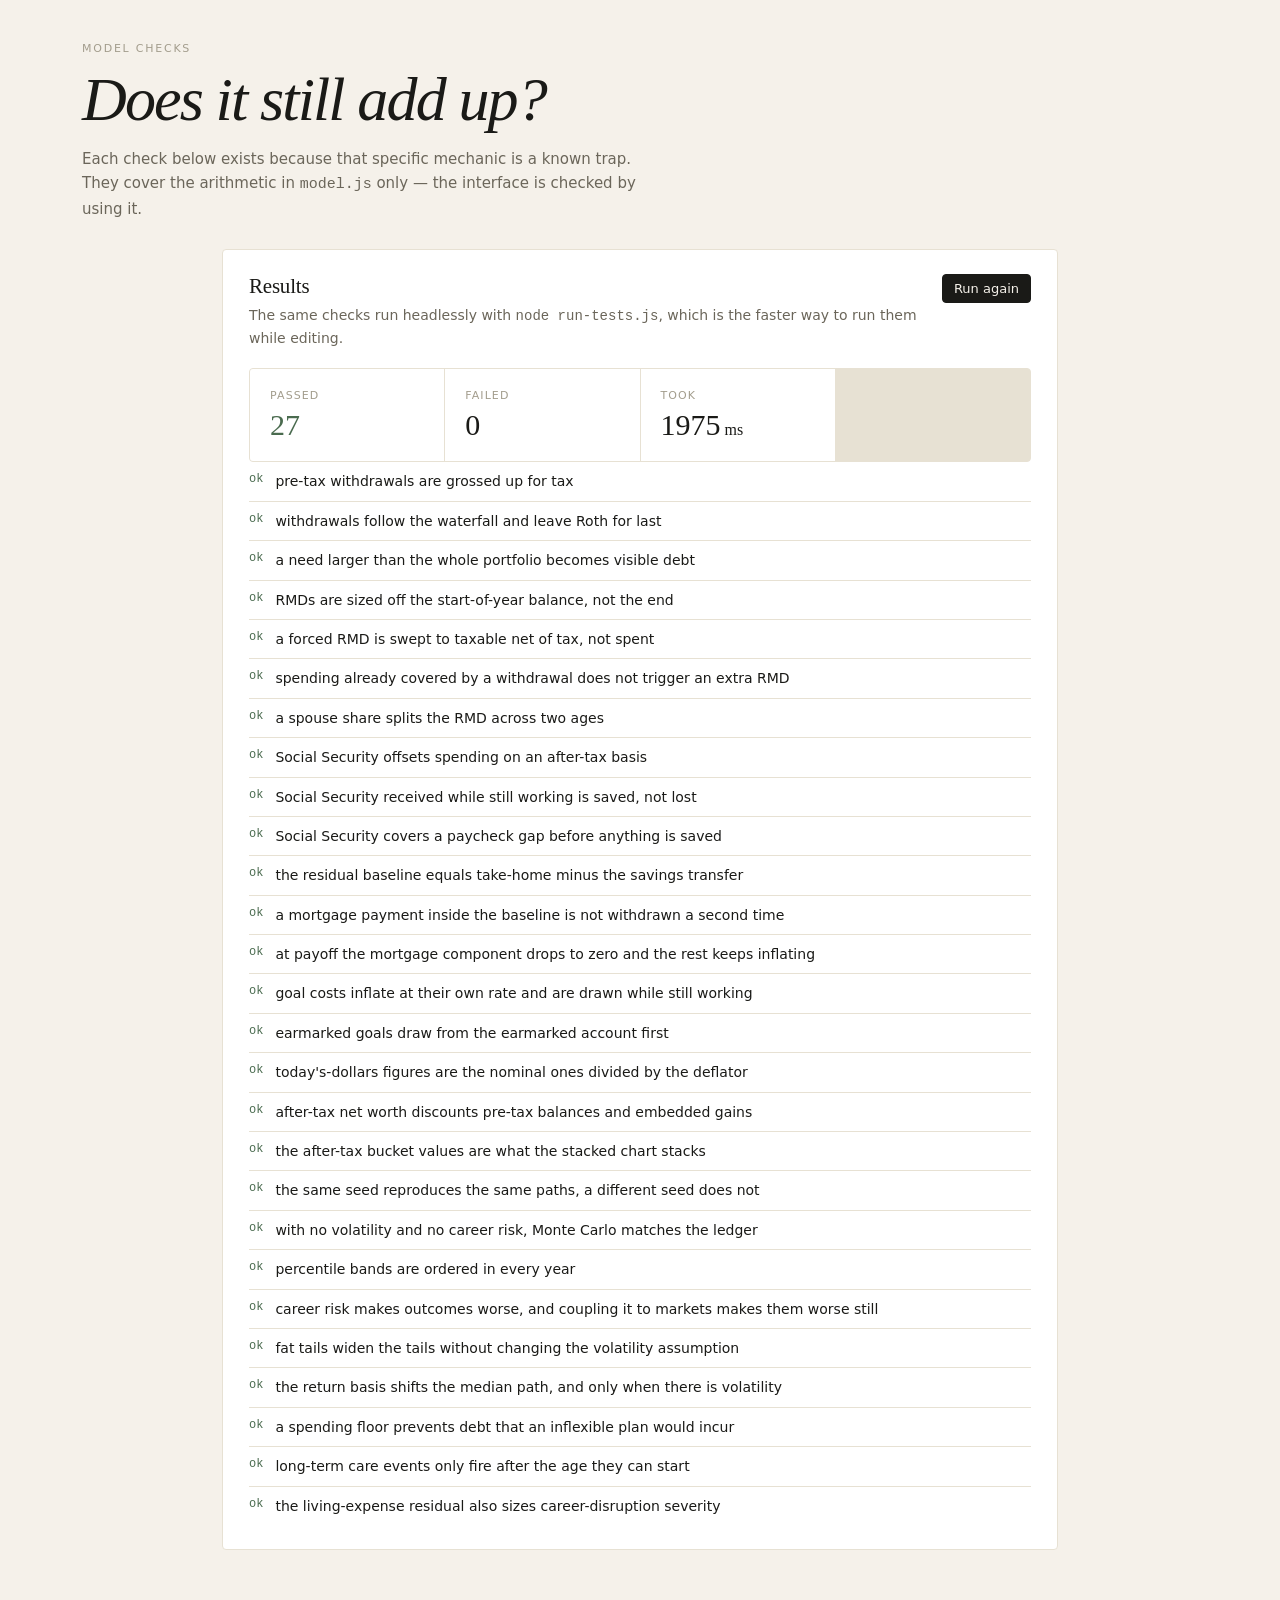
<file: test.html>
<!DOCTYPE html>
<html lang="en">
<head>
  <meta charset="UTF-8">
  <meta name="viewport" content="width=device-width, initial-scale=1.0">
  <title>Finance — model checks</title>
  <link rel="icon" href="data:image/svg+xml,<svg xmlns='http://www.w3.org/2000/svg' viewBox='0 0 16 16'><rect width='16' height='16' rx='3' fill='%236b5d3f'/><path d='M4 11.5 L6.5 7 L9 9.5 L12 4' stroke='%23f5f1ea' stroke-width='1.6' fill='none' stroke-linecap='round' stroke-linejoin='round'/></svg>">
  <link rel="stylesheet" href="style.css">
  <style>
    main { max-width: 900px; }
    .result { display: flex; gap: 12px; padding: 8px 0; border-top: 1px solid var(--line-soft); font-size: 14px; }
    .result:first-child { border-top: none; }
    .result .mark { font-family: var(--mono); font-size: 12px; }
    .result.pass .mark { color: var(--good); }
    .result.fail { color: var(--bad); }
    .result .why { display: block; font-size: 13px; color: var(--bad); margin-top: 2px; }
  </style>
</head>
<body>
  <header>
    <div class="header-title">
      <p class="eyebrow">Model checks</p>
      <h1>Does it still add up?</h1>
      <p class="lede">Each check below exists because that specific mechanic is a known trap. They cover the arithmetic in <code>model.js</code> only — the interface is checked by using it.</p>
    </div>
  </header>
  <main>
    <div class="panel">
      <div class="card">
        <div class="card-head">
          <div>
            <h2>Results</h2>
            <p class="card-blurb">The same checks run headlessly with <code>node run-tests.js</code>, which is the faster way to run them while editing.</p>
          </div>
          <button class="btn-solid btn-sm" id="rerun">Run again</button>
        </div>
        <div id="summary" class="metric-grid"></div>
        <div id="results"></div>
      </div>
    </div>
  </main>

  <script src="format.js"></script>
  <script src="config.js"></script>
  <script src="model.js"></script>
  <script src="tests.js"></script>
  <script>
    function run() {
      const started = performance.now();
      const results = runAllTests();
      const elapsed = performance.now() - started;
      const failed = results.filter(r => !r.pass).length;

      document.getElementById('summary').innerHTML = `
        <div class="metric">
          <div class="metric-label">Passed</div>
          <div class="metric-value good">${results.length - failed}</div>
        </div>
        <div class="metric">
          <div class="metric-label">Failed</div>
          <div class="metric-value${failed ? ' bad' : ''}">${failed}</div>
        </div>
        <div class="metric">
          <div class="metric-label">Took</div>
          <div class="metric-value">${elapsed.toFixed(0)}<span style="font-size:16px"> ms</span></div>
        </div>`;

      document.getElementById('results').innerHTML = results.map(r => `
        <div class="result ${r.pass ? 'pass' : 'fail'}">
          <span class="mark">${r.pass ? 'ok' : 'FAIL'}</span>
          <span>${esc(r.name)}${r.pass ? '' : `<span class="why">${esc(r.error)}</span>`}</span>
        </div>`).join('');
    }
    document.getElementById('rerun').addEventListener('click', run);
    run();
  </script>
</body>
</html>
</file>
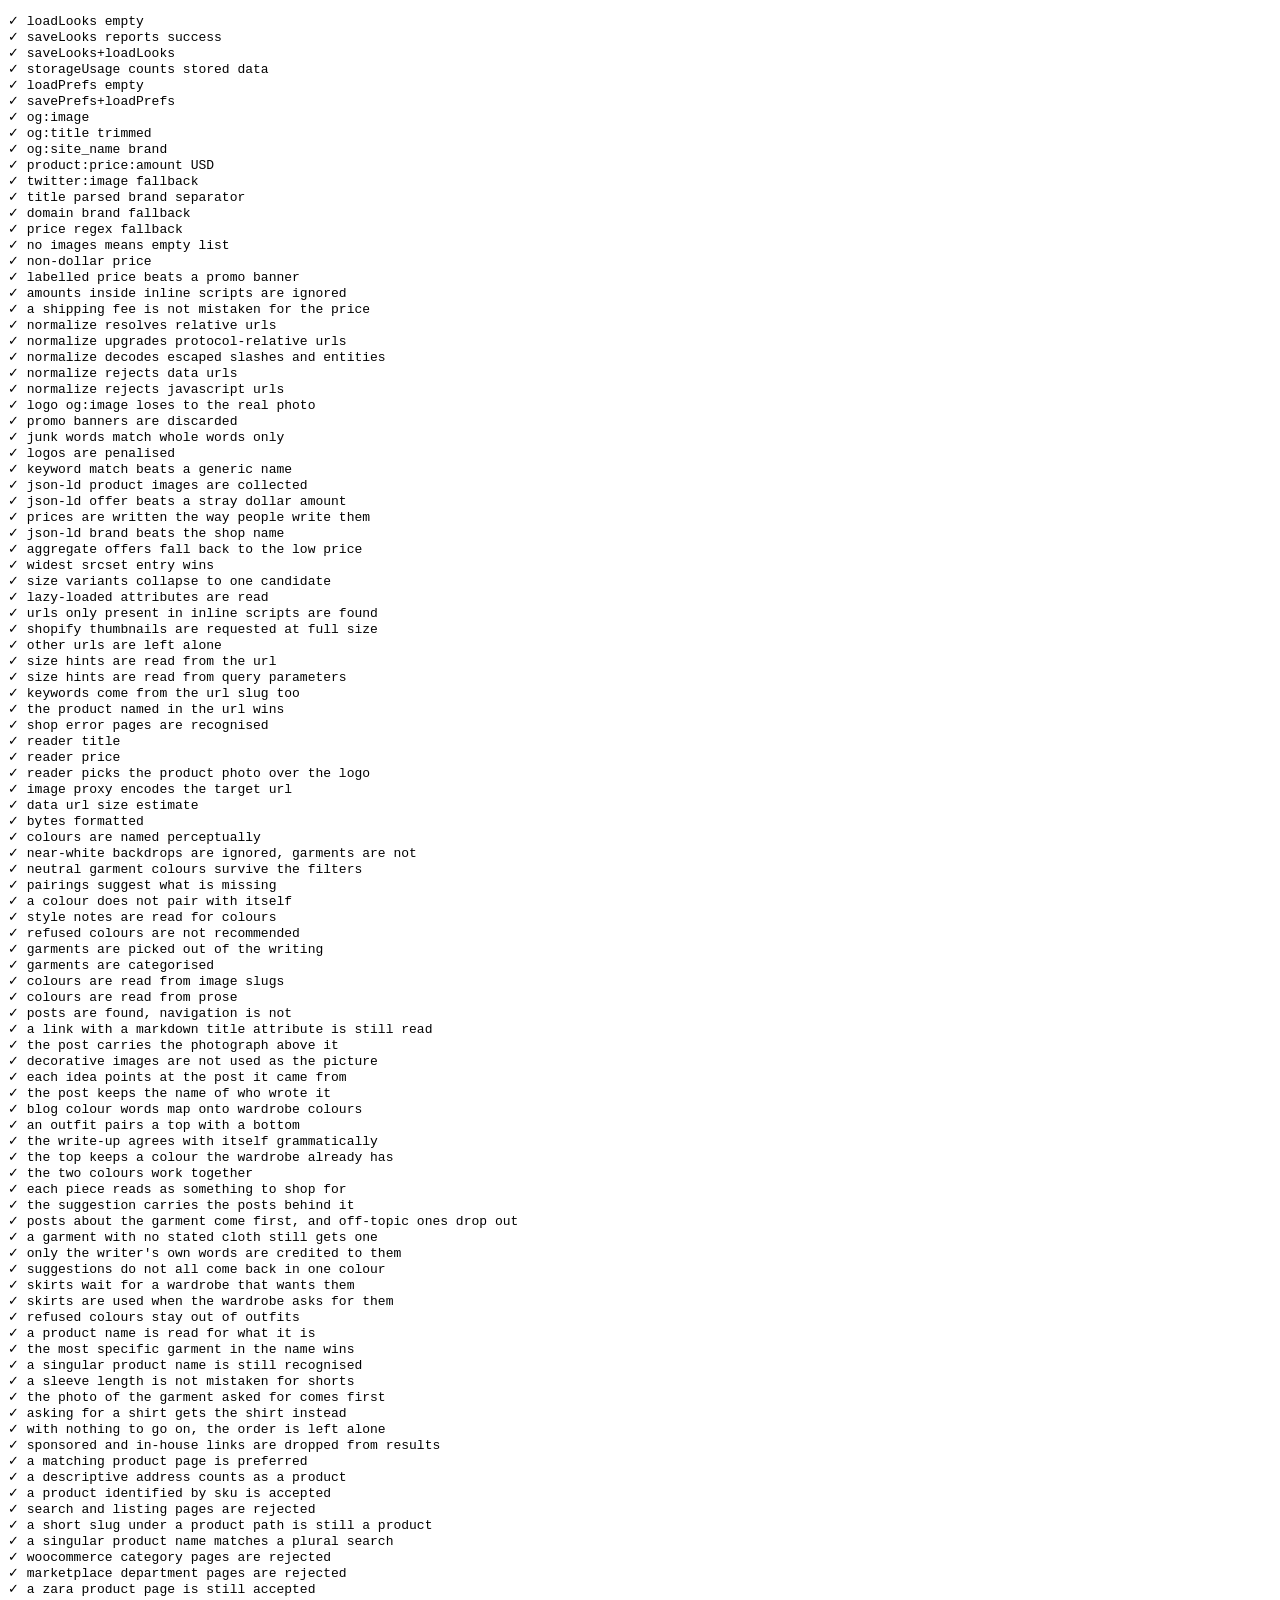
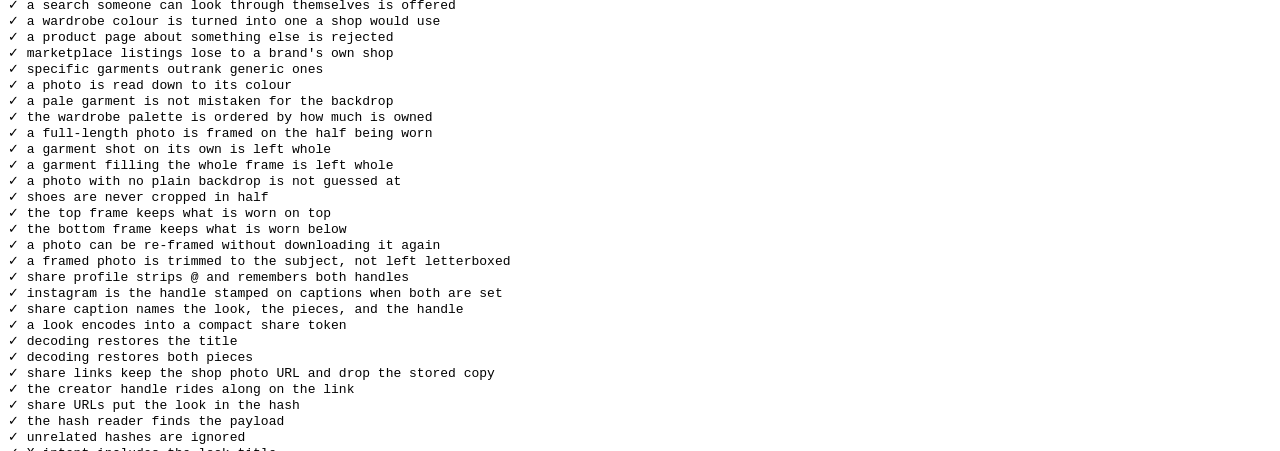
<file: lookbook/test.html>
<!DOCTYPE html>
<html lang="en">
<head><meta charset="UTF-8"><title>Tests</title></head>
<body>
<pre id="out"></pre>
<script src="store.js"></script>
<script src="fetch.js"></script>
<script src="image.js"></script>
<script src="palette.js"></script>
<script src="ideas.js"></script>
<script src="share.js"></script>
<script>
  const out = document.getElementById('out');
  let passed = 0, failed = 0;

  // Without these a thrown error just stops the run and looks like a short list.
  window.addEventListener('error', event => {
    out.textContent += `\n✗ uncaught: ${event.message} (${event.filename}:${event.lineno})\n`;
    document.title = 'FAILED';
  });
  window.addEventListener('unhandledrejection', event => {
    out.textContent += `\n✗ uncaught in async: ${event.reason?.stack || event.reason}\n`;
    document.title = 'FAILED';
  });

  function assert(label, got, expected) {
    const ok = JSON.stringify(got) === JSON.stringify(expected);
    out.textContent += (ok ? '✓' : '✗') + ' ' + label + (ok ? '' : '\n  got: ' + JSON.stringify(got) + '\n  exp: ' + JSON.stringify(expected)) + '\n';
    ok ? passed++ : failed++;
  }

  localStorage.clear();

  // ── store ────────────────────────────────────────────────────────────────
  assert('loadLooks empty', loadLooks(), []);

  const look = { id: '1', title: 'Test', starred: false, notes: '', pieces: [], createdAt: 1 };
  assert('saveLooks reports success', saveLooks([look]), true);
  assert('saveLooks+loadLooks', loadLooks(), [look]);
  assert('storageUsage counts stored data', storageUsage() > 0, true);

  localStorage.clear();
  assert('loadPrefs empty', loadPrefs(), '');

  savePrefs('navy and cream only');
  assert('savePrefs+loadPrefs', loadPrefs(), 'navy and cream only');

  // ── parseProductPage: metadata ───────────────────────────────────────────
  const html1 = `<html><head>
    <meta property="og:image" content="https://cdn.example.com/product.jpg">
    <meta property="og:title" content="Relaxed Linen Shirt - COS">
    <meta property="og:site_name" content="COS">
    <meta property="product:price:amount" content="79">
    <meta property="product:price:currency" content="USD">
  </head></html>`;
  const r1 = parseProductPage(html1, 'https://www.cos.com/en-us/product/123');
  assert('og:image', r1.imageUrl, 'https://cdn.example.com/product.jpg');
  assert('og:title trimmed', r1.name, 'Relaxed Linen Shirt');
  assert('og:site_name brand', r1.brand, 'COS');
  assert('product:price:amount USD', r1.price, '$79');

  const html2 = `<html><head>
    <meta name="twitter:image" content="https://cdn.example.com/tw.jpg">
    <title>Navy Chinos | Uniqlo</title>
  </head></html>`;
  const r2 = parseProductPage(html2, 'https://www.uniqlo.com/us/product/456');
  assert('twitter:image fallback', r2.imageUrl, 'https://cdn.example.com/tw.jpg');
  assert('title parsed brand separator', r2.name, 'Navy Chinos');
  assert('domain brand fallback', r2.brand, 'Uniqlo');

  const html3 = `<html><body>Price: $49.90</body></html>`;
  const r3 = parseProductPage(html3, 'https://store.example.com/item');
  assert('price regex fallback', r3.price, '$49.90');
  assert('no images means empty list', r3.images, []);

  const html4 = `<html><body>Price: £45.00</body></html>`;
  assert('non-dollar price', parseProductPage(html4, 'https://store.example.com/x').price, '£45.00');

  const bannerHtml = `<html><body>
    <div class="promo">Free shipping over $9.99</div>
    <span class="product-price">$59.00</span>
  </body></html>`;
  assert('labelled price beats a promo banner',
    parseProductPage(bannerHtml, 'https://store.example.com/x').price, '$59.00');

  assert('amounts inside inline scripts are ignored',
    parseProductPage('<html><body><script>{"shipping":"$999.00"}</' + 'script>No price here</body></html>', 'https://store.example.com/x').price,
    '');

  // Uniqlo's page states its shipping fee in prose and never its own price.
  const shippingHtml = `<html><body><p>Shipping Fee: Standard shipping is $7.99.
    Free shipping for purchases over $99 or for in-store pickup.</p></body></html>`;
  assert('a shipping fee is not mistaken for the price',
    parseProductPage(shippingHtml, 'https://store.example.com/x').price, '');

  // ── Image candidates ─────────────────────────────────────────────────────
  assert('normalize resolves relative urls',
    normalizeImageUrl('/media/shirt.jpg', 'https://shop.example.com/p/1'),
    'https://shop.example.com/media/shirt.jpg');
  assert('normalize upgrades protocol-relative urls',
    normalizeImageUrl('//cdn.example.com/a.jpg', 'https://shop.example.com/p/1'),
    'https://cdn.example.com/a.jpg');
  assert('normalize decodes escaped slashes and entities',
    normalizeImageUrl('https:\\/\\/cdn.example.com\\/a.jpg?w=2&amp;h=3', 'https://shop.example.com'),
    'https://cdn.example.com/a.jpg?w=2&h=3');
  assert('normalize rejects data urls', normalizeImageUrl('[data-uri]', 'https://a.com'), '');
  assert('normalize rejects javascript urls', normalizeImageUrl('javascript:alert(1)', 'https://a.com'), '');

  // A logo returned as og:image is the classic wrong answer on Shopify stores.
  const shopify = `<html><head>
    <meta property="og:image" content="https://shop.example.com/cdn/shop/files/logo-seo.jpg?v=1">
    <meta property="og:title" content="Wool Runner Go - Allbirds">
  </head><body>
    <img src="//shop.example.com/cdn/shop/files/wool_runner_go_pdp-2000x2000.png?v=2&width=300"
         alt="Wool Runner Go" width="300" height="300">
    <img src="//shop.example.com/cdn/shop/files/spring-sale-banner.jpg?width=800" alt="" width="800" height="400">
  </body></html>`;
  const shop = parseProductPage(shopify, 'https://shop.example.com/products/wool-runner-go');
  assert('logo og:image loses to the real photo',
    shop.imageUrl,
    'https://shop.example.com/cdn/shop/files/wool_runner_go_pdp-2000x2000.png?v=2&width=1200');
  assert('promo banners are discarded',
    shop.images.some(image => image.url.includes('banner')),
    false);

  // "navy" must not be mistaken for a navigation asset.
  assert('junk words match whole words only',
    scoreImageCandidate({ url: 'https://cdn.example.com/dark_navy_shirt.jpg', origin: 'img' }) > 0,
    true);
  assert('logos are penalised',
    scoreImageCandidate({ url: 'https://cdn.example.com/logo.png', origin: 'og:image' }) < 0,
    true);
  assert('keyword match beats a generic name',
    scoreImageCandidate({ url: 'https://cdn.example.com/linen-shirt.jpg', origin: 'img' }, ['linen', 'shirt'])
      > scoreImageCandidate({ url: 'https://cdn.example.com/12345.jpg', origin: 'img' }, ['linen', 'shirt']),
    true);

  const jsonLd = `<html><head>
    <meta property="og:site_name" content="Shop Example">
    <script type="application/ld+json">
    {"@context":"https://schema.org","@type":"Product","name":"Linen Shirt",
     "brand":{"@type":"Brand","name":"Sunspel"},
     "offers":{"@type":"Offer","price":"110.00","priceCurrency":"GBP"},
     "image":["https://cdn.example.com/ld-1.jpg","https://cdn.example.com/ld-2.jpg"]}
    </` + `script></head><body>Free delivery over $9.99</body></html>`;
  const ld = parseProductPage(jsonLd, 'https://shop.example.com/p');
  assert('json-ld product images are collected',
    ld.images.map(i => i.url).sort(),
    ['https://cdn.example.com/ld-1.jpg', 'https://cdn.example.com/ld-2.jpg']);
  // Without this the shipping threshold in the page body becomes the price.
  assert('json-ld offer beats a stray dollar amount', ld.price, '£110');
  assert('prices are written the way people write them',
    [formatPrice('215.0', 'USD'), formatPrice('215.50', 'USD'), formatPrice('1,299', 'USD')],
    ['$215', '$215.50', '$1299']);
  assert('json-ld brand beats the shop name', ld.brand, 'Sunspel');

  assert('aggregate offers fall back to the low price',
    parseProductPage(`<html><head><script type="application/ld+json">
      {"@type":"Product","offers":{"@type":"AggregateOffer","lowPrice":"49","priceCurrency":"USD"}}
    </` + `script></head></html>`, 'https://shop.example.com/p').price,
    '$49');

  const srcsetHtml = `<html><body>
    <img src="https://cdn.example.com/p_200.jpg"
         srcset="https://cdn.example.com/p_200.jpg 200w, https://cdn.example.com/p_1600.jpg 1600w"
         alt="Linen Shirt" width="1200" height="1600">
  </body></html>`;
  const srcset = parseProductPage(srcsetHtml, 'https://shop.example.com/p');
  assert('widest srcset entry wins', srcset.imageUrl, 'https://cdn.example.com/p_1600.jpg');

  // The same photo at several sizes should appear once.
  const variants = `<html><body>
    <img src="https://cdn.example.com/shirt.jpg?width=200" alt="shirt" width="600" height="800">
    <img src="https://cdn.example.com/shirt.jpg?width=900" alt="shirt" width="900" height="1200">
  </body></html>`;
  assert('size variants collapse to one candidate',
    parseProductPage(variants, 'https://shop.example.com/p').images.length, 1);

  assert('lazy-loaded attributes are read',
    parseProductPage('<html><body><img data-src="https://cdn.example.com/lazy-product.jpg" alt="Shirt" width="800" height="800"></body></html>', 'https://s.example.com/p').imageUrl,
    'https://cdn.example.com/lazy-product.jpg');

  assert('urls only present in inline scripts are found',
    parseProductPage('<html><body><script>var gallery={"main":"https://cdn.example.com/product/hero-1200x1600.jpg"}</' + 'script></body></html>', 'https://s.example.com/p').imageUrl,
    'https://cdn.example.com/product/hero-1200x1600.jpg');

  assert('shopify thumbnails are requested at full size',
    upgradeImageUrl('https://s.example.com/cdn/shop/files/a.jpg?v=1&width=180'),
    'https://s.example.com/cdn/shop/files/a.jpg?v=1&width=1200');
  assert('other urls are left alone',
    upgradeImageUrl('https://cdn.example.com/a.jpg?width=180'),
    'https://cdn.example.com/a.jpg?width=180');

  assert('size hints are read from the url', sizeHint('https://cdn.example.com/a_2000x2000.jpg'), 2000);
  assert('size hints are read from query parameters', sizeHint('https://cdn.example.com/a.jpg?wid=1200'), 1200);

  // Shops that give every page the same title still name the product in the URL.
  assert('keywords come from the url slug too',
    keywordsFrom('Allbirds Shoes', 'https://www.allbirds.com/products/mens-wool-runner-go'),
    ['allbirds', 'shoes', 'wool', 'runner']);

  const genericTitle = `<html><head><meta property="og:title" content="Allbirds Shoes"></head><body>
    <img src="https://cdn.example.com/tree_dasher_pdp.png" alt="" width="900" height="900">
    <img src="https://cdn.example.com/wool_runner_pdp.png" alt="" width="900" height="900">
  </body></html>`;
  assert('the product named in the url wins',
    parseProductPage(genericTitle, 'https://www.allbirds.com/products/mens-wool-runner').imageUrl,
    'https://cdn.example.com/wool_runner_pdp.png');

  assert('shop error pages are recognised',
    ['404 Not Found', 'Just a moment...', 'Origin DNS error', 'Attention Required!', 'Linen Shirt']
      .map(name => looksLikeErrorPage({ name })),
    [true, true, true, true, false]);

  // ── Reader (markdown) fallback ───────────────────────────────────────────
  const markdown = `Title: AIRism Cotton T-Shirt | UNIQLO US

URL Source: https://www.uniqlo.com/us/en/products/E465185-000/00

Markdown Content:
![Image 3: logo](https://image.uniqlo.com/assets/logo.svg)
![Image 5: AIRism Cotton T-Shirt](https://image.uniqlo.com/UQ/goods/465185/item/goods_00_465185_3x4.jpg)
Price: $19.90`;
  const reader = parseReaderText(markdown, 'https://www.uniqlo.com/us/en/products/E465185-000/00');
  assert('reader title', reader.name, 'AIRism Cotton T-Shirt');
  assert('reader price', reader.price, '$19.90');
  assert('reader picks the product photo over the logo',
    reader.imageUrl,
    'https://image.uniqlo.com/UQ/goods/465185/item/goods_00_465185_3x4.jpg');

  // ── Image helpers ────────────────────────────────────────────────────────
  assert('image proxy encodes the target url',
    proxiedImageUrl('https://cdn.example.com/a b.jpg?x=1').startsWith('https://images.weserv.nl/?url=https%3A%2F%2Fcdn.example.com%2Fa%20b.jpg%3Fx%3D1'),
    true);
  assert('data url size estimate', approximateBytes('data:image/jpeg;base64,' + 'A'.repeat(4000)), 3000);
  assert('bytes formatted', [formatBytes(512), formatBytes(2048), formatBytes(3 * 1024 * 1024)],
    ['512\u00a0B', '2\u00a0KB', '3.0\u00a0MB']);

  // ── Palette ──────────────────────────────────────────────────────────────
  assert('colours are named perceptually',
    [[252, 251, 249], [40, 50, 80], [110, 106, 68], [230, 221, 200]].map(rgb => nearestWardrobeColor(rgb).name),
    ['white', 'navy', 'olive', 'ecru']);

  // Studio backdrops would otherwise make every wardrobe read as white.
  assert('near-white backdrops are ignored, garments are not',
    [isBackdrop([252, 252, 250]), isBackdrop([232, 223, 203]), isBackdrop([38, 48, 76])],
    [true, false, false]);
  // Ecru, sand, tan and camel sit in the same range as skin, so they must not
  // be filtered out as "not clothing" — cropping keeps faces out instead.
  assert('neutral garment colours survive the filters',
    ['ecru', 'sand', 'tan', 'camel', 'cream'].map(name => isBackdrop(wardrobeColor(name).rgb)),
    [false, false, false, false, false]);

  assert('pairings suggest what is missing',
    suggestedAccents(['ecru', 'olive']).includes('navy'), true);
  assert('a colour does not pair with itself',
    [colorsGoTogether('ecru', 'navy'), colorsGoTogether('ecru', 'ecru')], [true, false]);

  assert('style notes are read for colours',
    paletteFromText('mostly navy and olive, nothing shiny').map(entry => entry.name),
    ['olive', 'navy']);
  // "no black" must not be read as a request for black.
  assert('refused colours are not recommended',
    [avoidedColorNames('navy and olive, no black please'), paletteFromText('navy and olive, no black please').map(e => e.name)],
    [['black'], ['olive', 'navy']]);

  // ── Reading style writing ────────────────────────────────────────────────
  const blogText = `Title: Style Archives

![Image 1](https://hespokestyle.com/wp-content/uploads/navy-blue-hopsack-sport-coat-with-white-linen-pants-outfit.jpg)

### [The case for a linen camp collar shirt](https://hespokestyle.com/linen-camp-collar-shirt/)
An ecru linen camp collar shirt is the easiest thing to wear all summer, over olive chinos.`;
  const blogIdeas = extractGarmentIdeas(blogText, { name: 'He Spoke Style', url: 'https://hespokestyle.com/' });
  const byName = Object.fromEntries(blogIdeas.map(idea => [`${idea.material} ${idea.garment}`.trim(), idea]));

  assert('garments are picked out of the writing',
    Boolean(byName['linen camp collar shirt'] && byName['hopsack sport coat'] && byName['olive chinos'] === undefined),
    true);
  assert('garments are categorised',
    [byName['linen camp collar shirt'].category, byName['hopsack sport coat'].category, byName['chinos'].category],
    ['top', 'outer', 'bottom']);
  // Image slugs describe whole outfits, so URLs are read as words.
  assert('colours are read from image slugs',
    byName['hopsack sport coat'].colours, ['navy']);
  assert('colours are read from prose', byName['linen camp collar shirt'].colours, ['ecru']);
  // ── Linking back to the post ─────────────────────────────────────────────
  const feed = `Title: Style Archives

URL Source: https://hespokestyle.com/category/style/

Markdown Content:
*   [Read All](https://hespokestyle.com/blog/)
*   [Style](https://hespokestyle.com/category/style/)

![Image 1](https://hespokestyle.com/wp-content/uploads/2026/07/navy-blue-hopsack-sport-coat-outfit.jpg)

### [Why A Navy Hopsack Sport Coat Earns Its Keep](https://hespokestyle.com/2026/07/navy-hopsack-sport-coat/ "Navy hopsack")
A navy hopsack sport coat is the most useful jacket you can own.

![Image 2](https://hespokestyle.com/wp-content/themes/images/right-arrow.svg)

### [The Case For A Linen Camp Collar Shirt](https://hespokestyle.com/2026/06/linen-camp-collar-shirt/)
An ecru linen camp collar shirt is the easiest thing to wear all summer.`;

  const feedSource = { name: 'He Spoke Style', url: 'https://hespokestyle.com/category/style/' };
  const posts = extractPosts(feed, feedSource);
  assert('posts are found, navigation is not',
    posts.map(post => post.title),
    ['Why A Navy Hopsack Sport Coat Earns Its Keep', 'The Case For A Linen Camp Collar Shirt']);
  assert('a link with a markdown title attribute is still read',
    posts[0].url, 'https://hespokestyle.com/2026/07/navy-hopsack-sport-coat/');
  assert('the post carries the photograph above it',
    posts[0].image, 'https://hespokestyle.com/wp-content/uploads/2026/07/navy-blue-hopsack-sport-coat-outfit.jpg');
  // An arrow icon is not a picture of the outfit.
  assert('decorative images are not used as the picture', posts[1].image, '');

  const linkedIdeas = extractGarmentIdeas(feed, feedSource);
  const shirtIdea = linkedIdeas.find(idea => idea.garment === 'camp collar shirt');
  const coatIdea = linkedIdeas.find(idea => idea.garment === 'sport coat');
  assert('each idea points at the post it came from',
    [coatIdea.posts[0].title, shirtIdea.posts[0].title],
    ['Why A Navy Hopsack Sport Coat Earns Its Keep', 'The Case For A Linen Camp Collar Shirt']);
  assert('the post keeps the name of who wrote it', shirtIdea.posts[0].source, 'He Spoke Style');

  assert('blog colour words map onto wardrobe colours',
    extractGarmentIdeas('an off-white oxford shirt and khaki chinos', { name: 'x', url: 'y' })
      .flatMap(idea => idea.colours).sort(),
    ['cream', 'tan']);

  // ── Building outfits ─────────────────────────────────────────────────────
  const sampleIdeas = mergeIdeas([
    { garment: 'camp collar shirt', category: 'top', material: 'linen', mentions: 5, colours: ['ecru'], source: 'He Spoke Style', sourceUrl: '',
      posts: [{ title: 'The Case For A Linen Camp Collar Shirt', url: 'https://blog.example.com/linen-camp-collar-shirt', image: '', source: 'He Spoke Style' }] },
    { garment: 'chinos', category: 'bottom', material: '', mentions: 4, colours: [], source: 'He Spoke Style', sourceUrl: '', posts: [] },
    { garment: 'loafers', category: 'shoes', material: 'suede', mentions: 3, colours: [], source: 'GQ Style', sourceUrl: '', posts: [] },
  ]);
  const outfits = buildOutfitIdeas({
    ideas: sampleIdeas,
    sources: [{ name: 'He Spoke Style', url: 'https://hespokestyle.com/' }],
    palette: ['ecru', 'navy'],
    accents: ['olive'],
    preferences: '',
  });
  assert('an outfit pairs a top with a bottom',
    outfits.length && outfits[0].pieces.map(piece => piece.category), ['top', 'bottom']);
  assert('the write-up agrees with itself grammatically',
    [/chinos finish it/.test(outfits[0].why), /\bpiecess?\b/.test(outfits[0].why)], [true, false]);
  assert('the top keeps a colour the wardrobe already has', outfits[0].pieces[0].colour, 'ecru');
  assert('the two colours work together',
    colorsGoTogether(outfits[0].colours[0], outfits[0].colours[1]), true);
  assert('each piece reads as something to shop for', outfits[0].pieces[0].label, 'ecru linen camp collar shirt');
  assert('the suggestion carries the posts behind it',
    outfits[0].inspiration.map(post => post.url), ['https://blog.example.com/linen-camp-collar-shirt']);

  // A post that merely sat next to the mention loses to one about the garment.
  const relevantFirst = inspirationFor([{
    garment: 'camp collar shirt',
    posts: [
      { title: 'Gray Glen Check Suit Vest', url: 'https://blog.example.com/suit-vest', image: 'https://img/a.jpg', source: 'x' },
      { title: 'The Case For A Linen Camp Collar Shirt', url: 'https://blog.example.com/camp-collar', image: '', source: 'x' },
    ],
  }]);
  assert('posts about the garment come first, and off-topic ones drop out',
    relevantFirst.map(post => post.title), ['The Case For A Linen Camp Collar Shirt']);
  // Chinos are cotton whether or not the writer said so, and a search needs it.
  assert('a garment with no stated cloth still gets one', outfits[0].pieces[1].label, 'navy cotton chinos');
  // But a default must never be quoted back as something the writer claimed.
  assert('only the writer\'s own words are credited to them',
    [/cotton chinos keep coming up/i.test(outfits[0].why), /linen camp collar shirts keep coming up/i.test(outfits[0].why)],
    [false, true]);


  // Five suggestions that are all navy are one suggestion.
  const variedIdeas = mergeIdeas([
    { garment: 'camp collar shirt', category: 'top', material: 'linen', mentions: 5, colours: [], source: 'a', sourceUrl: '' },
    { garment: 'oxford shirt', category: 'top', material: 'cotton', mentions: 4, colours: [], source: 'a', sourceUrl: '' },
    { garment: 'crewneck sweater', category: 'top', material: 'merino', mentions: 3, colours: [], source: 'a', sourceUrl: '' },
    { garment: 'chinos', category: 'bottom', material: 'cotton', mentions: 4, colours: [], source: 'a', sourceUrl: '' },
    { garment: 'pleated trousers', category: 'bottom', material: 'wool', mentions: 3, colours: [], source: 'a', sourceUrl: '' },
    { garment: 'wide-leg trousers', category: 'bottom', material: 'linen', mentions: 2, colours: [], source: 'a', sourceUrl: '' },
  ]);
  const varied = buildOutfitIdeas({
    ideas: variedIdeas, sources: [], palette: ['ecru', 'navy'], accents: ['olive', 'camel'], preferences: '',
  });
  assert('suggestions do not all come back in one colour',
    new Set(varied.map(outfit => outfit.colours[0])).size, varied.length);

  // A midi skirt is a fine suggestion, but not for a wardrobe that shows no
  // sign of wanting one.
  const skirtIdeas = mergeIdeas([
    { garment: 'oxford shirt', category: 'top', material: 'cotton', mentions: 4, colours: [], source: 'a', sourceUrl: '' },
    { garment: 'midi skirt', category: 'bottom', material: 'linen', mentions: 9, colours: [], source: 'a', sourceUrl: '' },
    { garment: 'pleated trousers', category: 'bottom', material: 'wool', mentions: 1, colours: [], source: 'a', sourceUrl: '' },
  ]);
  const neutralWardrobe = { ideas: skirtIdeas, sources: [], palette: ['ecru'], accents: ['navy'] };
  assert('skirts wait for a wardrobe that wants them',
    buildOutfitIdeas({ ...neutralWardrobe, preferences: 'linen, relaxed tailoring' })[0].pieces[1].garment,
    'pleated trousers');
  assert('skirts are used when the wardrobe asks for them',
    buildOutfitIdeas({ ...neutralWardrobe, preferences: 'midi skirts and linen blouses' })[0].pieces[1].garment,
    'midi skirt');

  assert('refused colours stay out of outfits',
    buildOutfitIdeas({
      ideas: sampleIdeas,
      sources: [],
      palette: ['ecru', 'navy'],
      accents: ['olive'],
      preferences: 'no ecru, please',
    })[0].colours.includes('ecru'),
    false);

  // ── Knowing which garment a photo should show ────────────────────────────
  assert('a product name is read for what it is',
    ['Ecru Linen Camp Collar Shirt', 'Slim Leg Wool Trousers', 'Suede Loafers', 'A nice thing']
      .map(name => inferGarment(name)?.category ?? null),
    ['top', 'bottom', 'shoes', null]);
  assert('the most specific garment in the name wins',
    inferGarment('Oxford Shirt in Ecru').garment, 'oxford shirt');
  // Shops write "Chino" and "Pleated Pant" for what everyone else pluralises.
  assert('a singular product name is still recognised',
    ['Jace Cotton Stretch Chino in Ecru', 'Classic Fit Pleated Pant in Olive', 'Slim Denim Trouser']
      .map(name => inferGarment(name)?.category ?? null),
    ['bottom', 'bottom', 'bottom']);
  // "Short sleeve" is not a pair of shorts.
  assert('a sleeve length is not mistaken for shorts',
    inferGarment('Ecru Linen Short Sleeve Camp Collar Shirt').category, 'top');

  // A product page shows the whole outfit as often as the piece being sold.
  const outfitPhotos = [
    { url: 'https://cdn.example.com/model-full-length-outfit.jpg', alt: 'Model wearing the look', score: 60 },
    { url: 'https://cdn.example.com/wool-trousers-front.jpg', alt: 'Wool trousers', score: 50 },
    { url: 'https://cdn.example.com/oxford-shirt-detail.jpg', alt: 'Oxford shirt', score: 55 },
  ];
  assert('the photo of the garment asked for comes first',
    preferGarmentPhotos(outfitPhotos, { garment: 'trousers', category: 'bottom' })[0].url,
    'https://cdn.example.com/wool-trousers-front.jpg');
  assert('asking for a shirt gets the shirt instead',
    preferGarmentPhotos(outfitPhotos, { garment: 'oxford shirt', category: 'top' })[0].url,
    'https://cdn.example.com/oxford-shirt-detail.jpg');
  assert('with nothing to go on, the order is left alone',
    preferGarmentPhotos(outfitPhotos, null)[0].url,
    'https://cdn.example.com/model-full-length-outfit.jpg');

  // ── Finding a product to buy ─────────────────────────────────────────────
  const searchBody = `
    [Sponsored](https://duckduckgo.com/l/?uddg=https%3A%2F%2Fduckduckgo.com%2Fy.js%3Fad_domain%3Dquince.com)
    [Drake's](https://duckduckgo.com/l/?uddg=https%3A%2F%2Fus.drakes.com%2Fproducts%2Fecru-linen-camp-collar-shirt)
    [Amazon](https://duckduckgo.com/l/?uddg=https%3A%2F%2Fwww.amazon.com%2Flinen-shirt%2Fs%3Fk%3Dlinen)`;
  assert('sponsored and in-house links are dropped from results',
    extractSearchResultUrls(searchBody),
    ['https://us.drakes.com/products/ecru-linen-camp-collar-shirt', 'https://www.amazon.com/linen-shirt/s?k=linen']);

  const words = ['ecru', 'linen', 'camp', 'collar', 'shirt'];
  assert('a matching product page is preferred',
    scoreProductUrl('https://us.drakes.com/products/ecru-linen-camp-collar-shirt', words) > 0, true);
  // Shops that use no /product/ prefix still have to work.
  assert('a descriptive address counts as a product',
    scoreProductUrl('https://www.asket.com/en-us/mens-linen-shirt-ecru', words) > 0, true);
  assert('a product identified by sku is accepted',
    scoreProductUrl('https://www.charlestyrwhitt.com/us/ecru-linen-shirt/CSF0123ECR.html', words) > 0, true);
  assert('search and listing pages are rejected',
    [scoreProductUrl('https://www.amazon.com/linen-shirt/s?k=linen+shirt', words),
     scoreProductUrl('https://www.nordstrom.com/browse/men/clothing/shirts', words),
     scoreProductUrl('https://www.etsy.com/market/linen_shirt', words),
     scoreProductUrl('https://www.ebay.com/shop/linen-shirt?_nkw=linen+shirt', words),
     scoreProductUrl('https://www.jcrew.com/buy/ecru-linen-shirts-1aaz00a', words),
     scoreProductUrl('https://www.target.com/s/ecru+linen+shirt', words),
     // A path that is only the words searched for is a department, not an item.
     scoreProductUrl('https://www.zappos.com/ecru-linen-shirt', words),
     scoreProductUrl('https://www.revolve.com/v/ecru-linen-shirt', words),
     // A /products/ path can still be a department.
     scoreProductUrl('https://www2.hm.com/en_us/women/products/shirts/linen.html', words)],
    [0, 0, 0, 0, 0, 0, 0, 0, 0]);
  assert('a short slug under a product path is still a product',
    scoreProductUrl('https://greenfieldclothiers.com/products/ecru-linen-shirt', words) > 0, true);
  // Shops name the page for one of them; the search asked for several.
  assert('a singular product name matches a plural search',
    scoreProductUrl('https://shop.example.com/products/slim-denim-trouser', ['denim', 'trousers']) > 0, true);
  assert('woocommerce category pages are rejected',
    scoreProductUrl('https://military-outfitters.com/product-category/navy-linen-shirts', words), 0);
  // Marketplace departments carry an id in the path, which would otherwise read
  // as a product being identified.
  assert('marketplace department pages are rejected',
    [scoreProductUrl('https://www.ebay.com/b/Ecru-Linen-Shirts-for-Men/15687/bn_7115944070', words),
     scoreProductUrl('https://poshmark.com/trend/Ecru-Linen-Shirts-d6d111e71c9036e4a5ab', words),
     // Zara marks a list with an l where a product has a p.
     scoreProductUrl('https://www.zara.com/us/en/woman-linen-shirts-ecru-l2225.html', words)],
    [0, 0, 0]);
  assert('a zara product page is still accepted',
    scoreProductUrl('https://www.zara.com/us/en/ecru-linen-shirt-p06427054.html', words) > 0, true);

  assert('a search someone can look through themselves is offered',
    webSearchUrl('denim blue cotton tee'),
    'https://duckduckgo.com/?q=blue%20cotton%20t-shirt');
  // Otherwise "navy denim shirt" finds shirts belonging to the navy, and
  // "denim blue cotton tee" describes something nobody sells.
  assert('a wardrobe colour is turned into one a shop would use',
    ['navy denim shirt', 'denim blue cotton tee', 'ecru linen shirt', 'olive wool trousers'].map(unambiguous),
    ['navy blue denim shirt', 'blue cotton t-shirt', 'ecru linen shirt', 'olive green wool trousers']);

  assert('a product page about something else is rejected',
    scoreProductUrl('https://shop.example.com/products/wool-overcoat', words), 0);
  assert('marketplace listings lose to a brand\'s own shop',
    scoreProductUrl('https://us.drakes.com/products/ecru-linen-camp-collar-shirt', words)
      > scoreProductUrl('https://www.amazon.com/dp/B07R2F6WLK/ecru-linen-camp-collar-shirt', words),
    true);

  // Something you can search for and buy beats a word that merely appears often.
  const specificity = { palette: [], accents: [], preferenceWords: [] };
  assert('specific garments outrank generic ones',
    scoreIdea({ garment: 'camp collar shirt', material: 'linen', mentions: 1, colours: [], sources: ['a'] }, specificity)
      > scoreIdea({ garment: 'shirt', material: '', mentions: 36, colours: [], sources: ['a', 'b', 'c'] }, specificity),
    true);

  // ── Reading a real image ─────────────────────────────────────────────────
  function swatchDataUrl(rgb, { background = '#ffffff' } = {}) {
    const canvas = document.createElement('canvas');
    canvas.width = 300;
    canvas.height = 400;
    const ctx = canvas.getContext('2d');
    ctx.fillStyle = background;
    ctx.fillRect(0, 0, 300, 400);
    ctx.fillStyle = `rgb(${rgb.join(',')})`;
    ctx.fillRect(30, 40, 240, 320);
    return canvas.toDataURL('image/jpeg', 0.9);
  }

  (async () => {
    const olive = await extractPaletteFromImage(swatchDataUrl([107, 104, 66]));
    assert('a photo is read down to its colour', olive[0]?.name, 'olive');

    // The white backdrop must not drown out a pale garment.
    const ecru = await extractPaletteFromImage(swatchDataUrl([232, 223, 203]));
    assert('a pale garment is not mistaken for the backdrop', ecru[0]?.name, 'ecru');

    const wardrobe = await paletteFromLooks([{
      pieces: [
        { imageData: swatchDataUrl([38, 48, 76]) },
        { imageData: swatchDataUrl([232, 223, 203]) },
        { imageData: swatchDataUrl([232, 223, 203]) },
      ],
    }]);
    assert('the wardrobe palette is ordered by how much is owned',
      wardrobe.map(entry => entry.name), ['ecru', 'navy']);

    // ── Framing a photo on half the body ───────────────────────────────────
    // Built without canvas.toBlob, which never completes under the virtual
    // clock the headless test runner uses.
    function photo(draw, width = 600, height = 800) {
      const canvas = document.createElement('canvas');
      canvas.width = width;
      canvas.height = height;
      const ctx = canvas.getContext('2d');
      ctx.fillStyle = '#ffffff';
      ctx.fillRect(0, 0, width, height);
      draw(ctx, width, height);

      const [meta, encoded] = canvas.toDataURL('image/jpeg', 0.9).split(',');
      const binary = atob(encoded);
      const bytes = Uint8Array.from(binary, character => character.charCodeAt(0));
      return new Blob([bytes], { type: meta.match(/:(.*?);/)[1] });
    }

    // A standing figure: a narrow column filling the height, navy on top and
    // olive below, so a crop can be checked by the colour that survives it.
    const fullLength = photo((ctx, w, h) => {
      ctx.fillStyle = 'rgb(38,48,76)';
      ctx.fillRect(w * 0.34, h * 0.06, w * 0.32, h * 0.42);
      ctx.fillStyle = 'rgb(107,104,66)';
      ctx.fillRect(w * 0.34, h * 0.48, w * 0.32, h * 0.46);
    });
    // A garment photographed on its own fills the width instead.
    const flatLay = photo((ctx, w, h) => {
      ctx.fillStyle = 'rgb(38,48,76)';
      ctx.fillRect(w * 0.08, h * 0.2, w * 0.84, h * 0.55);
    });

    const framedTop = await renderStoredImage(fullLength, { frame: 'auto', category: 'top' });
    const framedBottom = await renderStoredImage(fullLength, { frame: 'auto', category: 'bottom' });
    assert('a full-length photo is framed on the half being worn',
      [framedTop.frame, framedBottom.frame], ['top', 'bottom']);
    assert('a garment shot on its own is left whole',
      (await renderStoredImage(flatLay, { frame: 'auto', category: 'top' })).frame, 'full');

    // A garment photographed edge to edge fills a tall frame just as a person
    // does; only its width tells them apart.
    const edgeToEdge = photo((ctx, w, h) => {
      ctx.fillStyle = 'rgb(38,48,76)';
      ctx.fillRect(0, 0, w, h);
    });
    assert('a garment filling the whole frame is left whole',
      (await renderStoredImage(edgeToEdge, { frame: 'auto', category: 'top' })).frame, 'full');

    // A photograph taken somewhere real has no plain backdrop to measure against.
    const busyBackground = photo((ctx, w, h) => {
      for (let y = 0; y < h; y += 20) {
        ctx.fillStyle = `hsl(${(y / 8) % 360}, 60%, 55%)`;
        ctx.fillRect(0, y, w, 20);
      }
      ctx.fillStyle = 'rgb(38,48,76)';
      ctx.fillRect(w * 0.34, h * 0.06, w * 0.32, h * 0.88);
    });
    assert('a photo with no plain backdrop is not guessed at',
      (await renderStoredImage(busyBackground, { frame: 'auto', category: 'top' })).frame, 'full');
    assert('shoes are never cropped in half',
      (await renderStoredImage(fullLength, { frame: 'auto', category: 'shoes' })).frame, 'full');

    // The crop has to actually keep the right half of the picture.
    const colourOf = async stored => (await extractPaletteFromImage(stored.dataUrl))[0]?.name;
    assert('the top frame keeps what is worn on top', await colourOf(framedTop), 'navy');
    assert('the bottom frame keeps what is worn below', await colourOf(framedBottom), 'olive');

    assert('a photo can be re-framed without downloading it again',
      (await reframeImage(fullLength, 'bottom')).frame, 'bottom');

    // Half a photo is a wide strip, mostly empty backdrop either side of the
    // person; trimming to the subject keeps the garment large in the card.
    assert('a framed photo is trimmed to the subject, not left letterboxed',
      framedTop.width / framedTop.height < 1.2, true);

    // ── Sharing a look ─────────────────────────────────────────────────────
    localStorage.clear();
    saveShareProfile({ instagram: '@yili.looks', x: 'yili_x' });
    assert('share profile strips @ and remembers both handles', loadShareProfile(), {
      instagram: 'yili.looks',
      x: 'yili_x',
    });
    assert('instagram is the handle stamped on captions when both are set',
      primaryShareHandle(), 'yili.looks');

    const sharedLook = {
      id: 'share-1',
      title: 'Navy weekend',
      notes: 'Soft linen',
      pieces: [{
        name: 'Linen Shirt',
        brand: 'COS',
        price: '$79',
        productUrl: 'https://www.cos.com/shirt',
        imageUrl: 'https://cdn.example.com/shirt.jpg',
        imageData: 'data:image/jpeg;base64,' + 'A'.repeat(80),
      }, {
        name: 'Chinos',
        brand: 'Uniqlo',
        price: '$40',
        productUrl: 'https://www.uniqlo.com/chinos',
        imageUrl: 'https://cdn.example.com/chinos.jpg',
        imageData: '',
      }],
    };

    assert('share caption names the look, the pieces, and the handle',
      shareCaption(sharedLook).split('\n'),
      ['Navy weekend', 'COS Linen Shirt · Uniqlo Chinos', '@yili.looks']);

    const encoded = await encodeLookShare(sharedLook);
    assert('a look encodes into a compact share token',
      encoded.length > 10 && (encoded[0] === 'g' || encoded[0] === 'r'), true);

    const roundTrip = await decodeLookShare(encoded);
    assert('decoding restores the title', roundTrip.title, 'Navy weekend');
    assert('decoding restores both pieces', roundTrip.pieces.map(p => p.name), ['Linen Shirt', 'Chinos']);
    assert('share links keep the shop photo URL and drop the stored copy',
      [!!roundTrip.pieces[0].imageUrl, roundTrip.pieces[0].imageData], [true, '']);
    assert('the creator handle rides along on the link', roundTrip.sharedFrom, 'yili.looks');

    const shareUrl = await lookShareUrl(sharedLook, { origin: 'https://yili-yang.github.io/lookbook/' });
    assert('share URLs put the look in the hash', shareUrl.startsWith('https://yili-yang.github.io/lookbook/#look='), true);
    assert('the hash reader finds the payload', readSharedLookHash('#look=abc123'), 'abc123');
    assert('unrelated hashes are ignored', readSharedLookHash('#ideas'), '');

    assert('X intent includes the look title',
      twitterIntentUrl(sharedLook, shareUrl).includes(encodeURIComponent('Navy weekend')), true);
    assert('WhatsApp share includes the link',
      whatsappShareUrl(sharedLook, shareUrl).includes(encodeURIComponent(shareUrl)), true);
    assert('Instagram profile link is built from the handle',
      instagramProfileUrl('yili.looks'), 'https://instagram.com/yili.looks');

    // Paste/upload with no shop URL still travels when the photo is small enough.
    const pasted = {
      title: 'Uploaded tee',
      notes: '',
      pieces: [{
        name: 'Tee',
        brand: '',
        price: '',
        productUrl: '',
        imageUrl: '',
        imageData: '[data-uri]',
      }],
    };
    const pastedBack = await decodeLookShare(await encodeLookShare(pasted));
    assert('a pasted photo without a shop URL is kept in the link',
      pastedBack.pieces[0].imageData, '[data-uri]');

    const card = await renderShareCardBlob(sharedLook);
    assert('a share card renders as a JPEG image', card.type, 'image/jpeg');
    assert('a share card is large enough to post', card.size > 1000, true);

    out.textContent += '\n' + passed + ' passed, ' + failed + ' failed\n';
    document.title = failed === 0 ? 'ALL PASS' : failed + ' FAILED';
    localStorage.clear();
  })();
</script>
</body>
</html>
</file>
<file: style.css>
:root {
  --bg: #f5f1ea;
  --bg-card: #ffffff;
  --bg-soft: #ebe4d7;
  --bg-sunken: #f1ece2;
  --ink: #1a1a17;
  --ink-soft: #6b665a;
  --ink-faint: #a39d8d;
  --line: #d8d1c0;
  --line-soft: #e7e1d3;
  --accent: #6b5d3f;
  --accent-soft: #efe8d8;
  --warn: #8a5a2b;
  --warn-bg: #fbf1e2;
  --bad: #a8453d;
  --bad-bg: #f9eae8;
  --good: #4a6b4f;
  --good-bg: #edf2ec;
  --serif: 'Fraunces', Georgia, serif;
  --sans: 'Inter', -apple-system, system-ui, sans-serif;
  --mono: ui-monospace, 'SF Mono', Menlo, Consolas, monospace;
  --radius: 4px;
}

*, *::before, *::after { box-sizing: border-box; margin: 0; padding: 0; }
.hidden { display: none !important; }

body {
  background: var(--bg);
  color: var(--ink);
  font-family: var(--sans);
  font-size: 15px;
  line-height: 1.6;
  -webkit-font-smoothing: antialiased;
  min-height: 100vh;
}

h1, h2, h3 { font-family: var(--serif); font-weight: 400; letter-spacing: -0.01em; line-height: 1.15; }
h1 { font-size: clamp(38px, 5vw, 62px); font-weight: 300; font-style: italic; letter-spacing: -0.03em; }
h2 { font-size: 21px; }
h3 { font-size: 16px; }
a { color: var(--accent); }

/* ── Header ── */
header { max-width: 1180px; margin: 0 auto; padding: 40px 32px 0; }

.header-inner {
  display: flex;
  gap: 40px;
  justify-content: space-between;
  align-items: flex-start;
  flex-wrap: wrap;
}

.header-title { max-width: 620px; }

.eyebrow {
  font-size: 11px;
  text-transform: uppercase;
  letter-spacing: 0.16em;
  color: var(--ink-faint);
  margin-bottom: 6px;
}

.lede { color: var(--ink-soft); margin-top: 12px; max-width: 60ch; }

.header-actions { display: flex; flex-direction: column; gap: 10px; align-items: flex-end; }
.plan-name { display: flex; flex-direction: column; gap: 4px; align-items: flex-end; }
.plan-name input { width: 220px; text-align: right; }
.privacy-note { font-size: 12px; color: var(--ink-faint); max-width: 34ch; text-align: right; }

.button-row { display: flex; gap: 8px; align-items: center; flex-wrap: wrap; }

/* ── Buttons ── */
button { font-family: inherit; font-size: 14px; cursor: pointer; border-radius: var(--radius); }

.btn-ghost {
  background: transparent;
  border: 1px solid var(--line);
  color: var(--ink-soft);
  padding: 7px 14px;
  transition: border-color 0.15s, color 0.15s, background 0.15s;
}
.btn-ghost:hover { border-color: var(--accent); color: var(--accent); background: var(--bg-card); }

.btn-solid {
  background: var(--ink);
  border: 1px solid var(--ink);
  color: var(--bg);
  padding: 7px 14px;
}
.btn-solid:hover { background: var(--accent); border-color: var(--accent); }

.btn-sm { font-size: 13px; padding: 6px 11px; }

.btn-link {
  background: none;
  border: none;
  color: var(--accent);
  padding: 0;
  font-size: 13px;
  text-decoration: underline;
  text-decoration-color: var(--line);
  text-underline-offset: 3px;
}
.btn-link:hover { text-decoration-color: var(--accent); }
.btn-link.danger { color: var(--bad); }

/* ── Tabs ── */
.tabs {
  display: flex;
  gap: 2px;
  margin: 28px 0 0;
  border-bottom: 1px solid var(--line);
  overflow-x: auto;
}

.tab {
  background: none;
  border: none;
  border-bottom: 2px solid transparent;
  color: var(--ink-soft);
  padding: 10px 14px;
  white-space: nowrap;
  border-radius: 0;
}
.tab:hover { color: var(--ink); }
.tab.active { color: var(--ink); border-bottom-color: var(--accent); font-weight: 500; }
.tab .tab-count {
  display: inline-block;
  margin-left: 6px;
  font-size: 11px;
  background: var(--warn-bg);
  color: var(--warn);
  border-radius: 10px;
  padding: 1px 7px;
}

/* ── Layout ── */
main { max-width: 1180px; margin: 0 auto; padding: 28px 32px 64px; }
.panel { display: flex; flex-direction: column; gap: 24px; }

.card {
  background: var(--bg-card);
  border: 1px solid var(--line-soft);
  border-radius: var(--radius);
  padding: 24px 26px;
}

.card-head {
  display: flex;
  gap: 20px;
  justify-content: space-between;
  align-items: flex-start;
  flex-wrap: wrap;
  margin-bottom: 18px;
}
.card-head > div { flex: 1 1 420px; }
.card-blurb { color: var(--ink-soft); font-size: 14px; margin-top: 6px; max-width: 82ch; }
.card > h2 + .card-blurb { margin-bottom: 16px; }

/* ── Banners and callouts ── */
.banner {
  margin-top: 24px;
  padding: 14px 18px;
  border-radius: var(--radius);
  border: 1px solid var(--warn);
  background: var(--warn-bg);
  color: var(--warn);
  font-size: 14px;
  display: flex;
  gap: 14px;
  align-items: center;
  justify-content: space-between;
  flex-wrap: wrap;
}
.banner strong { font-weight: 600; }
.banner.bad { border-color: var(--bad); background: var(--bad-bg); color: var(--bad); }

.callout {
  border-left: 2px solid var(--accent);
  background: var(--bg-sunken);
  padding: 12px 16px;
  margin-bottom: 18px;
  font-size: 13.5px;
  color: var(--ink-soft);
}
.callout strong { color: var(--ink); font-weight: 600; }

.footnote { font-size: 12.5px; color: var(--ink-faint); margin-top: 12px; max-width: 88ch; }

/* ── Metrics ── */
/* A fixed column count rather than auto-fit: the grids are built to hold
   exactly eight tiles, so a fixed count always fills its last row instead of
   leaving a gap where a ninth tile would go. */
.metric-grid {
  display: grid;
  grid-template-columns: repeat(4, minmax(0, 1fr));
  gap: 1px;
  background: var(--line-soft);
  border: 1px solid var(--line-soft);
  border-radius: var(--radius);
  overflow: hidden;
}

.metric { background: var(--bg-card); padding: 18px 20px; }
.metric-label {
  font-size: 11px;
  text-transform: uppercase;
  letter-spacing: 0.1em;
  color: var(--ink-faint);
}
.metric-value {
  font-family: var(--serif);
  font-size: 30px;
  font-variant-numeric: tabular-nums;
  margin: 4px 0 2px;
  line-height: 1.1;
}
.metric-value.bad { color: var(--bad); }
.metric-value.good { color: var(--good); }
.metric-note { font-size: 12.5px; color: var(--ink-soft); }

/* ── Levers ── */
.lever-grid {
  display: grid;
  grid-template-columns: repeat(auto-fit, minmax(260px, 1fr));
  gap: 20px 28px;
}
.lever-head { display: flex; justify-content: space-between; align-items: baseline; gap: 10px; }
.lever-name { font-size: 13px; color: var(--ink-soft); }
.lever-value { font-variant-numeric: tabular-nums; font-weight: 500; }
.lever input[type=range] { width: 100%; accent-color: var(--accent); margin-top: 6px; }
.lever-effect { font-size: 12.5px; color: var(--ink-faint); min-height: 1.4em; }

/* ── Charts ── */
.chart-holder { position: relative; margin-top: 4px; }
.chart-svg { width: 100%; height: auto; display: block; overflow: visible; }
.chart-svg .grid { stroke: var(--line-soft); stroke-width: 1; }
.chart-svg .zero-line { stroke: var(--ink-faint); stroke-width: 1; stroke-dasharray: 3 3; }
.chart-svg .axis-label { font-family: var(--sans); font-size: 11px; fill: var(--ink-faint); }
.chart-svg .axis-note { font-family: var(--sans); font-size: 11px; fill: var(--ink-soft); }
.chart-svg .area { stroke: none; }
.chart-svg .total-line { fill: none; stroke: var(--ink); stroke-width: 1.25; opacity: 0.5; }
.chart-svg .band-outer { fill: rgba(107, 93, 63, 0.12); }
.chart-svg .band-mid { fill: rgba(107, 93, 63, 0.16); }
.chart-svg .band-inner { fill: rgba(107, 93, 63, 0.24); }
.chart-svg .median-line { fill: none; stroke: var(--accent); stroke-width: 2; }
.chart-svg .deterministic-line { fill: none; stroke: var(--ink); stroke-width: 1.5; stroke-dasharray: 5 4; }
.chart-svg .crosshair { stroke: var(--ink); stroke-width: 1; opacity: 0.35; pointer-events: none; }
.chart-svg .hover-target { fill: transparent; }
.chart-svg .hist-bar { stroke: none; }

.chart-tooltip {
  position: absolute;
  top: 10px;
  background: var(--bg-card);
  border: 1px solid var(--line);
  border-radius: var(--radius);
  padding: 10px 12px;
  font-size: 12.5px;
  line-height: 1.5;
  pointer-events: none;
  box-shadow: 0 8px 24px -12px rgba(26, 26, 23, 0.3);
  min-width: 170px;
  z-index: 5;
}
.chart-tooltip .tip-head { font-weight: 600; margin-bottom: 4px; }
.chart-tooltip .tip-row { display: flex; justify-content: space-between; gap: 14px; }
.chart-tooltip .tip-row span:last-child { font-variant-numeric: tabular-nums; }
.chart-tooltip .tip-swatch {
  display: inline-block; width: 8px; height: 8px; border-radius: 2px; margin-right: 6px;
}

.legend { display: flex; flex-wrap: wrap; gap: 8px 18px; margin-top: 14px; }
.legend-item { display: flex; align-items: center; gap: 7px; font-size: 12.5px; color: var(--ink-soft); }
.legend-swatch { width: 11px; height: 11px; border-radius: 2px; flex: none; }
.legend-swatch.line { height: 0; border-top: 2px solid var(--ink); width: 16px; }
.legend-swatch.dashed { height: 0; border-top: 2px dashed var(--ink); width: 16px; }

/* ── Forms ── */
input[type=text], input[type=number], select, textarea {
  font-family: inherit;
  font-size: 14px;
  color: var(--ink);
  background: var(--bg-card);
  border: 1px solid var(--line);
  border-radius: var(--radius);
  padding: 7px 10px;
  width: 100%;
}
input[type=number] { font-variant-numeric: tabular-nums; }
input:focus, select:focus, textarea:focus { outline: none; border-color: var(--accent); }
textarea { resize: vertical; line-height: 1.6; }

.field-label { font-size: 11px; text-transform: uppercase; letter-spacing: 0.1em; color: var(--ink-faint); }

.field {
  display: grid;
  grid-template-columns: minmax(220px, 1.4fr) 150px auto;
  gap: 8px 18px;
  align-items: start;
  padding: 14px 0;
  border-top: 1px solid var(--line-soft);
}
.field:first-child { border-top: none; }
.field-main { min-width: 0; }
.field-name { display: flex; align-items: center; gap: 8px; flex-wrap: wrap; }
.field-name label { font-weight: 500; font-size: 14px; }
.field-help { font-size: 13px; color: var(--ink-soft); margin-top: 3px; max-width: 74ch; }
.field-input { display: flex; align-items: center; gap: 6px; }
.field-input .unit { color: var(--ink-faint); font-size: 13px; }
.field-status { display: flex; flex-direction: column; gap: 6px; align-items: flex-end; min-width: 190px; }
.field-source { width: 190px; font-size: 12.5px; padding: 5px 8px; }
.field.is-placeholder { background: linear-gradient(90deg, var(--warn-bg), transparent 60%); }

.pill {
  font-size: 10.5px;
  text-transform: uppercase;
  letter-spacing: 0.09em;
  padding: 2px 8px;
  border-radius: 10px;
  border: 1px solid transparent;
  white-space: nowrap;
}
.pill.placeholder { background: var(--warn-bg); color: var(--warn); border-color: #e6d2b4; }
.pill.verified { background: var(--good-bg); color: var(--good); border-color: #cddbcf; }
.pill.research { background: var(--accent-soft); color: var(--accent); border-color: #ded2b8; }

.verify-toggle { display: flex; align-items: center; gap: 6px; font-size: 12.5px; color: var(--ink-soft); white-space: nowrap; }
.inline-toggle { display: flex; align-items: center; gap: 7px; font-size: 13px; color: var(--ink-soft); white-space: nowrap; }
input[type=checkbox] { accent-color: var(--accent); width: 15px; height: 15px; }

.group { margin-bottom: 24px; }
.group > summary {
  cursor: pointer;
  list-style: none;
  display: flex;
  align-items: baseline;
  gap: 12px;
  padding: 18px 0 10px;
  border-bottom: 1px solid var(--line);
}
.group > summary::-webkit-details-marker { display: none; }
.group > summary::before {
  content: '+';
  font-family: var(--mono);
  color: var(--ink-faint);
  font-size: 15px;
}
.group[open] > summary::before { content: '\2212'; }
.group-blurb { font-size: 13px; color: var(--ink-soft); font-family: var(--sans); flex: 1 1 320px; }

/* ── Repeating rows: income streams, goals ── */
.row-card {
  border: 1px solid var(--line-soft);
  border-radius: var(--radius);
  padding: 14px 16px;
  margin-bottom: 10px;
  background: var(--bg-sunken);
}
.row-grid { display: grid; gap: 10px 14px; grid-template-columns: repeat(auto-fit, minmax(130px, 1fr)); align-items: end; }
.row-grid label { display: flex; flex-direction: column; gap: 3px; }
.row-grid .wide { grid-column: span 2; min-width: 160px; }
.row-foot { display: flex; justify-content: space-between; align-items: center; gap: 14px; margin-top: 10px; flex-wrap: wrap; }
.row-summary { font-size: 12.5px; color: var(--ink-soft); }

/* ── Tables ── */
.table-scroll { overflow: auto; max-height: 620px; border: 1px solid var(--line-soft); border-radius: var(--radius); }
table.ledger { border-collapse: collapse; width: 100%; font-size: 13px; font-variant-numeric: tabular-nums; }
table.ledger th, table.ledger td { padding: 7px 10px; text-align: right; white-space: nowrap; border-bottom: 1px solid var(--line-soft); }
table.ledger th {
  position: sticky;
  top: 0;
  background: var(--bg-soft);
  font-size: 11px;
  text-transform: uppercase;
  letter-spacing: 0.06em;
  color: var(--ink-soft);
  font-weight: 500;
  text-align: right;
  z-index: 1;
}
table.ledger th:first-child, table.ledger td:first-child { text-align: left; }
table.ledger tbody tr:hover { background: var(--bg-sunken); }
table.ledger tr.is-retired td:first-child { color: var(--accent); font-weight: 500; }
table.ledger tr.is-shortfall { background: var(--bad-bg); }
table.ledger td.neg { color: var(--bad); }
table.ledger.compact th, table.ledger.compact td { padding: 5px 9px; }

/* ── Lists: intake, limitations, research, todos, scenarios ── */
.intake-list { padding-left: 22px; display: flex; flex-direction: column; gap: 8px; margin-top: 14px; }
.intake-list li { font-size: 14px; color: var(--ink-soft); }
.intake-list strong { color: var(--ink); font-weight: 600; }

.note-list { display: flex; flex-direction: column; gap: 14px; }
.note-item { padding-left: 14px; border-left: 2px solid var(--line); }
.note-item h3 { margin-bottom: 4px; }
.note-item p { font-size: 13.5px; color: var(--ink-soft); max-width: 86ch; }
.note-item .note-value { font-variant-numeric: tabular-nums; color: var(--ink); font-weight: 500; }
.note-item.flagged { border-left-color: var(--warn); }

/* The value-and-source table under each assumptions narrative. */
.assume-grid { margin-top: 10px; border-top: 1px solid var(--line-soft); }
.assume-row {
  display: grid;
  grid-template-columns: minmax(180px, 1.2fr) 130px minmax(0, 1.6fr);
  gap: 4px 14px;
  padding: 5px 0;
  border-bottom: 1px solid var(--line-soft);
  font-size: 12.5px;
  align-items: baseline;
}
.assume-name { color: var(--ink-soft); }
.assume-row .note-value { text-align: right; }
.assume-source { color: var(--ink-faint); }
.assume-source em { color: var(--warn); font-style: normal; }

.rmd-hint { margin-top: 6px; display: inline-block; text-align: left; }

.check-item {
  display: grid;
  grid-template-columns: auto 1fr;
  gap: 4px 12px;
  padding: 16px 0;
  border-top: 1px solid var(--line-soft);
}
.check-item:first-child { border-top: none; }
.check-item h3 { display: flex; gap: 10px; align-items: center; flex-wrap: wrap; }
.check-item p { font-size: 13.5px; color: var(--ink-soft); max-width: 86ch; }
.check-item .check-fields { display: flex; gap: 8px; flex-wrap: wrap; margin-top: 6px; }
.check-item textarea { margin-top: 8px; }
.field-chip {
  font-size: 12px;
  background: var(--bg-sunken);
  border: 1px solid var(--line-soft);
  border-radius: 10px;
  padding: 2px 9px;
  color: var(--ink-soft);
  font-variant-numeric: tabular-nums;
}
.check-item.done h3 { color: var(--ink-faint); text-decoration: line-through; text-decoration-color: var(--line); }

.todo-item {
  display: flex;
  gap: 12px;
  align-items: flex-start;
  padding: 11px 0;
  border-top: 1px solid var(--line-soft);
}
.todo-item:first-child { border-top: none; }
.todo-item.done .todo-text { color: var(--ink-faint); text-decoration: line-through; text-decoration-color: var(--line); }
.todo-text { flex: 1; font-size: 14px; }
.todo-item .seeded { font-size: 11.5px; color: var(--ink-faint); }

.scenario {
  display: grid;
  grid-template-columns: 1.4fr repeat(4, minmax(90px, 1fr)) auto;
  gap: 10px 14px;
  align-items: center;
  padding: 14px 0;
  border-top: 1px solid var(--line-soft);
  font-size: 13.5px;
}
.scenario:first-child { border-top: none; }
.scenario.head {
  font-size: 11px;
  text-transform: uppercase;
  letter-spacing: 0.09em;
  color: var(--ink-faint);
  border-top: none;
}
.scenario .num { font-variant-numeric: tabular-nums; text-align: right; }
.scenario .scenario-name { font-weight: 500; }
.scenario .scenario-meta { font-size: 12px; color: var(--ink-faint); font-weight: 400; }
.scenario.current { background: var(--accent-soft); }
.delta { font-size: 12px; color: var(--ink-faint); }
.delta.up { color: var(--good); }
.delta.down { color: var(--bad); }

.empty-state { color: var(--ink-faint); font-size: 14px; padding: 18px 0; }

/* ── Footer ── */
footer { border-top: 1px solid var(--line); margin-top: 24px; }
.footer-inner { max-width: 1180px; margin: 0 auto; padding: 28px 32px 48px; }
.footer-text { font-size: 13px; color: var(--ink-soft); max-width: 80ch; }
.footer-text.small { font-size: 12px; color: var(--ink-faint); margin-top: 8px; }

/* ── Narrow screens ── */
@media (max-width: 1080px) {
  .metric-grid { grid-template-columns: repeat(2, minmax(0, 1fr)); }
}

@media (max-width: 900px) {
  header, main, .footer-inner { padding-left: 20px; padding-right: 20px; }
  .header-actions { align-items: flex-start; }
  .privacy-note, .plan-name { text-align: left; align-items: flex-start; }
  .plan-name input { text-align: left; }
  .field { grid-template-columns: 1fr; }
  .field-status { align-items: flex-start; }
  .field-source { width: 100%; }
  .scenario { grid-template-columns: 1fr 1fr; }
  .scenario.head { display: none; }
  .assume-row { grid-template-columns: 1fr auto; }
  .assume-source { grid-column: 1 / -1; }
}

@media (max-width: 560px) {
  .metric-grid { grid-template-columns: 1fr; }
}
</file>
<file: finance/style.css>
:root {
  --bg: #f5f1ea;
  --bg-card: #ffffff;
  --bg-soft: #ebe4d7;
  --bg-sunken: #f1ece2;
  --ink: #1a1a17;
  --ink-soft: #6b665a;
  --ink-faint: #a39d8d;
  --line: #d8d1c0;
  --line-soft: #e7e1d3;
  --accent: #6b5d3f;
  --accent-soft: #efe8d8;
  --warn: #8a5a2b;
  --warn-bg: #fbf1e2;
  --bad: #a8453d;
  --bad-bg: #f9eae8;
  --good: #4a6b4f;
  --good-bg: #edf2ec;
  --serif: 'Fraunces', Georgia, serif;
  --sans: 'Inter', -apple-system, system-ui, sans-serif;
  --mono: ui-monospace, 'SF Mono', Menlo, Consolas, monospace;
  --radius: 4px;
}

*, *::before, *::after { box-sizing: border-box; margin: 0; padding: 0; }
.hidden { display: none !important; }

body {
  background: var(--bg);
  color: var(--ink);
  font-family: var(--sans);
  font-size: 15px;
  line-height: 1.6;
  -webkit-font-smoothing: antialiased;
  min-height: 100vh;
}

h1, h2, h3 { font-family: var(--serif); font-weight: 400; letter-spacing: -0.01em; line-height: 1.15; }
h1 { font-size: clamp(38px, 5vw, 62px); font-weight: 300; font-style: italic; letter-spacing: -0.03em; }
h2 { font-size: 21px; }
h3 { font-size: 16px; }
a { color: var(--accent); }

/* ── Header ── */
header { max-width: 1180px; margin: 0 auto; padding: 40px 32px 0; }

.header-inner {
  display: flex;
  gap: 40px;
  justify-content: space-between;
  align-items: flex-start;
  flex-wrap: wrap;
}

.header-title { max-width: 620px; }

.eyebrow {
  font-size: 11px;
  text-transform: uppercase;
  letter-spacing: 0.16em;
  color: var(--ink-faint);
  margin-bottom: 6px;
}

.lede { color: var(--ink-soft); margin-top: 12px; max-width: 60ch; }

.header-actions { display: flex; flex-direction: column; gap: 10px; align-items: flex-end; }
.plan-name { display: flex; flex-direction: column; gap: 4px; align-items: flex-end; }
.plan-name input { width: 220px; text-align: right; }
.privacy-note { font-size: 12px; color: var(--ink-faint); max-width: 34ch; text-align: right; }

.button-row { display: flex; gap: 8px; align-items: center; flex-wrap: wrap; }

/* ── Buttons ── */
button { font-family: inherit; font-size: 14px; cursor: pointer; border-radius: var(--radius); }

.btn-ghost {
  background: transparent;
  border: 1px solid var(--line);
  color: var(--ink-soft);
  padding: 7px 14px;
  transition: border-color 0.15s, color 0.15s, background 0.15s;
}
.btn-ghost:hover { border-color: var(--accent); color: var(--accent); background: var(--bg-card); }

.btn-solid {
  background: var(--ink);
  border: 1px solid var(--ink);
  color: var(--bg);
  padding: 7px 14px;
}
.btn-solid:hover { background: var(--accent); border-color: var(--accent); }

.btn-sm { font-size: 13px; padding: 6px 11px; }

.btn-link {
  background: none;
  border: none;
  color: var(--accent);
  padding: 0;
  font-size: 13px;
  text-decoration: underline;
  text-decoration-color: var(--line);
  text-underline-offset: 3px;
}
.btn-link:hover { text-decoration-color: var(--accent); }
.btn-link.danger { color: var(--bad); }

/* ── Tabs ── */
.tabs {
  display: flex;
  gap: 2px;
  margin: 28px 0 0;
  border-bottom: 1px solid var(--line);
  overflow-x: auto;
}

.tab {
  background: none;
  border: none;
  border-bottom: 2px solid transparent;
  color: var(--ink-soft);
  padding: 10px 14px;
  white-space: nowrap;
  border-radius: 0;
}
.tab:hover { color: var(--ink); }
.tab.active { color: var(--ink); border-bottom-color: var(--accent); font-weight: 500; }
.tab .tab-count {
  display: inline-block;
  margin-left: 6px;
  font-size: 11px;
  background: var(--warn-bg);
  color: var(--warn);
  border-radius: 10px;
  padding: 1px 7px;
}

/* ── Layout ── */
main { max-width: 1180px; margin: 0 auto; padding: 28px 32px 64px; }
.panel { display: flex; flex-direction: column; gap: 24px; }

.card {
  background: var(--bg-card);
  border: 1px solid var(--line-soft);
  border-radius: var(--radius);
  padding: 24px 26px;
}

.card-head {
  display: flex;
  gap: 20px;
  justify-content: space-between;
  align-items: flex-start;
  flex-wrap: wrap;
  margin-bottom: 18px;
}
.card-head > div { flex: 1 1 420px; }
.card-blurb { color: var(--ink-soft); font-size: 14px; margin-top: 6px; max-width: 82ch; }
.card > h2 + .card-blurb { margin-bottom: 16px; }

/* ── Banners and callouts ── */
.banner {
  margin-top: 24px;
  padding: 14px 18px;
  border-radius: var(--radius);
  border: 1px solid var(--warn);
  background: var(--warn-bg);
  color: var(--warn);
  font-size: 14px;
  display: flex;
  gap: 14px;
  align-items: center;
  justify-content: space-between;
  flex-wrap: wrap;
}
.banner strong { font-weight: 600; }
.banner.bad { border-color: var(--bad); background: var(--bad-bg); color: var(--bad); }

.callout {
  border-left: 2px solid var(--accent);
  background: var(--bg-sunken);
  padding: 12px 16px;
  margin-bottom: 18px;
  font-size: 13.5px;
  color: var(--ink-soft);
}
.callout strong { color: var(--ink); font-weight: 600; }

.footnote { font-size: 12.5px; color: var(--ink-faint); margin-top: 12px; max-width: 88ch; }

/* ── Metrics ── */
/* A fixed column count rather than auto-fit: the grids are built to hold
   exactly eight tiles, so a fixed count always fills its last row instead of
   leaving a gap where a ninth tile would go. */
.metric-grid {
  display: grid;
  grid-template-columns: repeat(4, minmax(0, 1fr));
  gap: 1px;
  background: var(--line-soft);
  border: 1px solid var(--line-soft);
  border-radius: var(--radius);
  overflow: hidden;
}

.metric { background: var(--bg-card); padding: 18px 20px; }
.metric-label {
  font-size: 11px;
  text-transform: uppercase;
  letter-spacing: 0.1em;
  color: var(--ink-faint);
}
.metric-value {
  font-family: var(--serif);
  font-size: 30px;
  font-variant-numeric: tabular-nums;
  margin: 4px 0 2px;
  line-height: 1.1;
}
.metric-value.bad { color: var(--bad); }
.metric-value.good { color: var(--good); }
.metric-note { font-size: 12.5px; color: var(--ink-soft); }

/* ── Levers ── */
.lever-grid {
  display: grid;
  grid-template-columns: repeat(auto-fit, minmax(260px, 1fr));
  gap: 20px 28px;
}
.lever-head { display: flex; justify-content: space-between; align-items: baseline; gap: 10px; }
.lever-name { font-size: 13px; color: var(--ink-soft); }
.lever-value { font-variant-numeric: tabular-nums; font-weight: 500; }
.lever input[type=range] { width: 100%; accent-color: var(--accent); margin-top: 6px; }
.lever-effect { font-size: 12.5px; color: var(--ink-faint); min-height: 1.4em; }

/* ── Charts ── */
.chart-holder { position: relative; margin-top: 4px; }
.chart-svg { width: 100%; height: auto; display: block; overflow: visible; }
.chart-svg .grid { stroke: var(--line-soft); stroke-width: 1; }
.chart-svg .zero-line { stroke: var(--ink-faint); stroke-width: 1; stroke-dasharray: 3 3; }
.chart-svg .axis-label { font-family: var(--sans); font-size: 11px; fill: var(--ink-faint); }
.chart-svg .axis-note { font-family: var(--sans); font-size: 11px; fill: var(--ink-soft); }
.chart-svg .area { stroke: none; }
.chart-svg .total-line { fill: none; stroke: var(--ink); stroke-width: 1.25; opacity: 0.5; }
.chart-svg .band-outer { fill: rgba(107, 93, 63, 0.12); }
.chart-svg .band-mid { fill: rgba(107, 93, 63, 0.16); }
.chart-svg .band-inner { fill: rgba(107, 93, 63, 0.24); }
.chart-svg .median-line { fill: none; stroke: var(--accent); stroke-width: 2; }
.chart-svg .deterministic-line { fill: none; stroke: var(--ink); stroke-width: 1.5; stroke-dasharray: 5 4; }
.chart-svg .crosshair { stroke: var(--ink); stroke-width: 1; opacity: 0.35; pointer-events: none; }
.chart-svg .hover-target { fill: transparent; }
.chart-svg .hist-bar { stroke: none; }

.chart-tooltip {
  position: absolute;
  top: 10px;
  background: var(--bg-card);
  border: 1px solid var(--line);
  border-radius: var(--radius);
  padding: 10px 12px;
  font-size: 12.5px;
  line-height: 1.5;
  pointer-events: none;
  box-shadow: 0 8px 24px -12px rgba(26, 26, 23, 0.3);
  min-width: 170px;
  z-index: 5;
}
.chart-tooltip .tip-head { font-weight: 600; margin-bottom: 4px; }
.chart-tooltip .tip-row { display: flex; justify-content: space-between; gap: 14px; }
.chart-tooltip .tip-row span:last-child { font-variant-numeric: tabular-nums; }
.chart-tooltip .tip-swatch {
  display: inline-block; width: 8px; height: 8px; border-radius: 2px; margin-right: 6px;
}

.legend { display: flex; flex-wrap: wrap; gap: 8px 18px; margin-top: 14px; }
.legend-item { display: flex; align-items: center; gap: 7px; font-size: 12.5px; color: var(--ink-soft); }
.legend-swatch { width: 11px; height: 11px; border-radius: 2px; flex: none; }
.legend-swatch.line { height: 0; border-top: 2px solid var(--ink); width: 16px; }
.legend-swatch.dashed { height: 0; border-top: 2px dashed var(--ink); width: 16px; }

/* ── Forms ── */
input[type=text], input[type=number], select, textarea {
  font-family: inherit;
  font-size: 14px;
  color: var(--ink);
  background: var(--bg-card);
  border: 1px solid var(--line);
  border-radius: var(--radius);
  padding: 7px 10px;
  width: 100%;
}
input[type=number] { font-variant-numeric: tabular-nums; }
input:focus, select:focus, textarea:focus { outline: none; border-color: var(--accent); }
textarea { resize: vertical; line-height: 1.6; }

.field-label { font-size: 11px; text-transform: uppercase; letter-spacing: 0.1em; color: var(--ink-faint); }

.field {
  display: grid;
  grid-template-columns: minmax(220px, 1.4fr) 150px auto;
  gap: 8px 18px;
  align-items: start;
  padding: 14px 0;
  border-top: 1px solid var(--line-soft);
}
.field:first-child { border-top: none; }
.field-main { min-width: 0; }
.field-name { display: flex; align-items: center; gap: 8px; flex-wrap: wrap; }
.field-name label { font-weight: 500; font-size: 14px; }
.field-help { font-size: 13px; color: var(--ink-soft); margin-top: 3px; max-width: 74ch; }
.field-input { display: flex; align-items: center; gap: 6px; }
.field-input .unit { color: var(--ink-faint); font-size: 13px; }
.field-status { display: flex; flex-direction: column; gap: 6px; align-items: flex-end; min-width: 190px; }
.field-source { width: 190px; font-size: 12.5px; padding: 5px 8px; }
.field.is-placeholder { background: linear-gradient(90deg, var(--warn-bg), transparent 60%); }

/* A field whose value currently feeds nothing. Still editable, since it matters
   the moment its switch goes on, but visibly set aside — and not also shouting
   about being a placeholder, which is not the urgent thing about it. */
.field.is-inactive .field-name label, .field.is-inactive .field-help { color: var(--ink-faint); }
.field.is-inactive .field-input { opacity: 0.55; }
.field.is-inactive.is-placeholder { background: none; }
.field-inactive { font-size: 12.5px; color: var(--warn); margin-top: 5px; max-width: 74ch; }

.run-status { font-size: 12.5px; color: var(--ink-faint); font-variant-numeric: tabular-nums; }

.pill {
  font-size: 10.5px;
  text-transform: uppercase;
  letter-spacing: 0.09em;
  padding: 2px 8px;
  border-radius: 10px;
  border: 1px solid transparent;
  white-space: nowrap;
}
.pill.placeholder { background: var(--warn-bg); color: var(--warn); border-color: #e6d2b4; }
.pill.verified { background: var(--good-bg); color: var(--good); border-color: #cddbcf; }
.pill.research { background: var(--accent-soft); color: var(--accent); border-color: #ded2b8; }

.verify-toggle { display: flex; align-items: center; gap: 6px; font-size: 12.5px; color: var(--ink-soft); white-space: nowrap; }
.inline-toggle { display: flex; align-items: center; gap: 7px; font-size: 13px; color: var(--ink-soft); white-space: nowrap; }
input[type=checkbox] { accent-color: var(--accent); width: 15px; height: 15px; }

.group { margin-bottom: 24px; }
.group > summary {
  cursor: pointer;
  list-style: none;
  display: flex;
  align-items: baseline;
  gap: 12px;
  padding: 18px 0 10px;
  border-bottom: 1px solid var(--line);
}
.group > summary::-webkit-details-marker { display: none; }
.group > summary::before {
  content: '+';
  font-family: var(--mono);
  color: var(--ink-faint);
  font-size: 15px;
}
.group[open] > summary::before { content: '\2212'; }
.group-blurb { font-size: 13px; color: var(--ink-soft); font-family: var(--sans); flex: 1 1 320px; }

/* ── Repeating rows: income streams, goals ── */
.row-card {
  border: 1px solid var(--line-soft);
  border-radius: var(--radius);
  padding: 14px 16px;
  margin-bottom: 10px;
  background: var(--bg-sunken);
}
.row-grid { display: grid; gap: 10px 14px; grid-template-columns: repeat(auto-fit, minmax(130px, 1fr)); align-items: end; }
.row-grid label { display: flex; flex-direction: column; gap: 3px; }
.row-grid .wide { grid-column: span 2; min-width: 160px; }
.row-foot { display: flex; justify-content: space-between; align-items: center; gap: 14px; margin-top: 10px; flex-wrap: wrap; }
.row-summary { font-size: 12.5px; color: var(--ink-soft); }

/* ── Tables ── */
.table-scroll { overflow: auto; max-height: 620px; border: 1px solid var(--line-soft); border-radius: var(--radius); }
table.ledger { border-collapse: collapse; width: 100%; font-size: 13px; font-variant-numeric: tabular-nums; }
table.ledger th, table.ledger td { padding: 7px 10px; text-align: right; white-space: nowrap; border-bottom: 1px solid var(--line-soft); }
table.ledger th {
  position: sticky;
  top: 0;
  background: var(--bg-soft);
  font-size: 11px;
  text-transform: uppercase;
  letter-spacing: 0.06em;
  color: var(--ink-soft);
  font-weight: 500;
  text-align: right;
  z-index: 1;
}
table.ledger th:first-child, table.ledger td:first-child { text-align: left; }
table.ledger tbody tr:hover { background: var(--bg-sunken); }
table.ledger tr.is-retired td:first-child { color: var(--accent); font-weight: 500; }
table.ledger tr.is-shortfall { background: var(--bad-bg); }
table.ledger td.neg { color: var(--bad); }
table.ledger.compact th, table.ledger.compact td { padding: 5px 9px; }

/* ── Lists: intake, limitations, research, todos, scenarios ── */
.intake-list { padding-left: 22px; display: flex; flex-direction: column; gap: 8px; margin-top: 14px; }
.intake-list li { font-size: 14px; color: var(--ink-soft); }
.intake-list strong { color: var(--ink); font-weight: 600; }

.note-list { display: flex; flex-direction: column; gap: 14px; }
.note-item { padding-left: 14px; border-left: 2px solid var(--line); }
.note-item h3 { margin-bottom: 4px; }
.note-item p { font-size: 13.5px; color: var(--ink-soft); max-width: 86ch; }
.note-item .note-value { font-variant-numeric: tabular-nums; color: var(--ink); font-weight: 500; }
.note-item.flagged { border-left-color: var(--warn); }

/* The value-and-source table under each assumptions narrative. */
.assume-grid { margin-top: 10px; border-top: 1px solid var(--line-soft); }
.assume-row {
  display: grid;
  grid-template-columns: minmax(180px, 1.2fr) 130px minmax(0, 1.6fr);
  gap: 4px 14px;
  padding: 5px 0;
  border-bottom: 1px solid var(--line-soft);
  font-size: 12.5px;
  align-items: baseline;
}
.assume-name { color: var(--ink-soft); }
.assume-row .note-value { text-align: right; }
.assume-source { color: var(--ink-faint); }
.assume-source em { color: var(--warn); font-style: normal; }

.rmd-hint { margin-top: 6px; display: inline-block; text-align: left; }

.check-item {
  display: grid;
  grid-template-columns: auto 1fr;
  gap: 4px 12px;
  padding: 16px 0;
  border-top: 1px solid var(--line-soft);
}
.check-item:first-child { border-top: none; }
.check-item h3 { display: flex; gap: 10px; align-items: center; flex-wrap: wrap; }
.check-item p { font-size: 13.5px; color: var(--ink-soft); max-width: 86ch; }
.check-item .check-fields { display: flex; gap: 8px; flex-wrap: wrap; margin-top: 6px; }
.check-item textarea { margin-top: 8px; }
.field-chip {
  font-size: 12px;
  background: var(--bg-sunken);
  border: 1px solid var(--line-soft);
  border-radius: 10px;
  padding: 2px 9px;
  color: var(--ink-soft);
  font-variant-numeric: tabular-nums;
}
.check-item.done h3 { color: var(--ink-faint); text-decoration: line-through; text-decoration-color: var(--line); }

.todo-item {
  display: flex;
  gap: 12px;
  align-items: flex-start;
  padding: 11px 0;
  border-top: 1px solid var(--line-soft);
}
.todo-item:first-child { border-top: none; }
.todo-item.done .todo-text { color: var(--ink-faint); text-decoration: line-through; text-decoration-color: var(--line); }
.todo-text { flex: 1; font-size: 14px; }
.todo-item .seeded { font-size: 11.5px; color: var(--ink-faint); }

.scenario {
  display: grid;
  grid-template-columns: 1.4fr repeat(4, minmax(90px, 1fr)) auto;
  gap: 10px 14px;
  align-items: center;
  padding: 14px 0;
  border-top: 1px solid var(--line-soft);
  font-size: 13.5px;
}
.scenario:first-child { border-top: none; }
.scenario.head {
  font-size: 11px;
  text-transform: uppercase;
  letter-spacing: 0.09em;
  color: var(--ink-faint);
  border-top: none;
}
.scenario .num { font-variant-numeric: tabular-nums; text-align: right; }
.scenario .scenario-name { font-weight: 500; }
.scenario .scenario-meta { font-size: 12px; color: var(--ink-faint); font-weight: 400; }
.scenario.current { background: var(--accent-soft); }
.delta { font-size: 12px; color: var(--ink-faint); }
.delta.up { color: var(--good); }
.delta.down { color: var(--bad); }

.empty-state { color: var(--ink-faint); font-size: 14px; padding: 18px 0; }

/* ── Footer ── */
footer { border-top: 1px solid var(--line); margin-top: 24px; }
.footer-inner { max-width: 1180px; margin: 0 auto; padding: 28px 32px 48px; }
.footer-text { font-size: 13px; color: var(--ink-soft); max-width: 80ch; }
.footer-text.small { font-size: 12px; color: var(--ink-faint); margin-top: 8px; }

/* ── Narrow screens ── */
@media (max-width: 1080px) {
  .metric-grid { grid-template-columns: repeat(2, minmax(0, 1fr)); }
}

@media (max-width: 900px) {
  header, main, .footer-inner { padding-left: 20px; padding-right: 20px; }
  .header-actions { align-items: flex-start; }
  .privacy-note, .plan-name { text-align: left; align-items: flex-start; }
  .plan-name input { text-align: left; }
  .field { grid-template-columns: 1fr; }
  .field-status { align-items: flex-start; }
  .field-source { width: 100%; }
  .scenario { grid-template-columns: 1fr 1fr; }
  .scenario.head { display: none; }
  .assume-row { grid-template-columns: 1fr auto; }
  .assume-source { grid-column: 1 / -1; }
}

@media (max-width: 560px) {
  .metric-grid { grid-template-columns: 1fr; }
}
</file>
<file: lookbook/style.css>
:root {
  --bg: #f5f1ea;
  --bg-card: #ffffff;
  --bg-soft: #ebe4d7;
  --ink: #1a1a17;
  --ink-soft: #6b665a;
  --ink-faint: #a39d8d;
  --line: #d8d1c0;
  --accent: #6b5d3f;
  --serif: 'Fraunces', Georgia, serif;
  --sans: 'Inter', -apple-system, system-ui, sans-serif;
  --radius: 4px;
  --shadow: 0 1px 0 var(--line);
  --shadow-hover: 0 12px 32px -8px rgba(26,26,23,0.12);
}

*, *::before, *::after { box-sizing: border-box; margin: 0; padding: 0; }
html { scroll-behavior: smooth; }
.hidden { display: none !important; }

body {
  background: var(--bg);
  color: var(--ink);
  font-family: var(--sans);
  font-size: 15px;
  line-height: 1.6;
  -webkit-font-smoothing: antialiased;
  min-height: 100vh;
}

/* ── Header ── */
header {
  max-width: 1100px;
  margin: 0 auto;
  padding: 40px 32px 0;
}

.topbar {
  display: flex;
  justify-content: space-between;
  align-items: center;
  margin-bottom: 32px;
}

h1 {
  font-family: var(--serif);
  font-size: clamp(40px, 6vw, 72px);
  font-weight: 300;
  font-style: italic;
  letter-spacing: -0.03em;
  line-height: 1;
  color: var(--ink);
}

.topbar-actions {
  display: flex;
  gap: 10px;
  align-items: center;
}

/* ── Buttons ── */
.btn-primary {
  font-family: var(--sans);
  font-size: 13px;
  font-weight: 500;
  letter-spacing: 0.04em;
  padding: 9px 18px;
  background: var(--ink);
  color: var(--bg);
  border: none;
  border-radius: var(--radius);
  cursor: pointer;
  transition: opacity 0.15s;
}
.btn-primary:hover { opacity: 0.85; }
.btn-primary:disabled { opacity: 0.35; cursor: not-allowed; }

.btn-ghost {
  font-family: var(--sans);
  font-size: 13px;
  font-weight: 500;
  letter-spacing: 0.04em;
  padding: 9px 16px;
  background: transparent;
  color: var(--ink);
  border: 1px solid var(--line);
  border-radius: var(--radius);
  cursor: pointer;
  transition: background 0.15s, border-color 0.15s;
}
.btn-ghost:hover { background: var(--bg-soft); border-color: var(--ink-soft); }

.btn-sm { font-size: 12px; padding: 6px 12px; }

.btn-icon {
  background: transparent;
  border: none;
  cursor: pointer;
  font-size: 16px;
  color: var(--ink-soft);
  width: 32px;
  height: 32px;
  display: flex;
  align-items: center;
  justify-content: center;
  border-radius: 50%;
  transition: background 0.15s, color 0.15s;
}
.btn-icon:hover { background: var(--bg-soft); color: var(--ink); }

/* ── Filters ── */
.filters {
  display: flex;
  gap: 4px;
  border-top: 1px solid var(--line);
  border-bottom: 1px solid var(--line);
  padding: 12px 0;
  margin-bottom: 0;
}

.filter-btn {
  font-family: var(--sans);
  font-size: 12px;
  font-weight: 500;
  letter-spacing: 0.08em;
  text-transform: uppercase;
  color: var(--ink-soft);
  background: transparent;
  border: none;
  cursor: pointer;
  padding: 5px 14px;
  border-radius: 100px;
  transition: all 0.15s;
}
.filter-btn:hover { color: var(--ink); background: var(--bg-soft); }
.filter-btn.active { background: var(--ink); color: var(--bg); }

/* ── Grid ── */
main {
  max-width: 1100px;
  margin: 0 auto;
  padding: 40px 32px 96px;
  display: grid;
  grid-template-columns: repeat(auto-fill, minmax(min(100%, 440px), 1fr));
  gap: 28px;
}

.empty-state {
  grid-column: 1 / -1;
  text-align: center;
  padding: 80px 0;
  font-family: var(--serif);
  font-style: italic;
  font-weight: 300;
  font-size: 18px;
  color: var(--ink-faint);
  display: flex;
  flex-direction: column;
  align-items: center;
  gap: 18px;
}

/* ── Look card ── */
.look-card {
  background: var(--bg-card);
  border-radius: var(--radius);
  box-shadow: var(--shadow);
  overflow: hidden;
  display: flex;
  flex-direction: column;
  transition: transform 0.25s, box-shadow 0.25s;
  position: relative;
}
.look-card:hover { transform: translateY(-3px); box-shadow: var(--shadow-hover); }

.look-photos {
  display: grid;
  grid-template-columns: repeat(var(--photo-count, 2), 1fr);
  background: var(--bg-card);
  border-bottom: 1px solid var(--line);
}

.photo-cell {
  aspect-ratio: 3/4;
  display: flex;
  align-items: center;
  justify-content: center;
  padding: 16px;
  overflow: hidden;
  border-right: 1px solid var(--line);
}
.photo-cell:last-child { border-right: none; }

.photo-cell img {
  max-width: 100%;
  max-height: 100%;
  object-fit: contain;
  display: block;
}

.photo-cell .photo-error {
  font-size: 11px;
  color: var(--ink-faint);
  font-style: italic;
  text-align: center;
}

.look-body {
  padding: 20px 24px 24px;
  display: flex;
  flex-direction: column;
  gap: 14px;
  flex: 1;
}

.look-head {
  display: flex;
  justify-content: space-between;
  align-items: flex-start;
  gap: 12px;
}

.look-title-text {
  font-family: var(--serif);
  font-size: 20px;
  font-weight: 400;
  line-height: 1.2;
  letter-spacing: -0.01em;
  color: var(--ink);
  cursor: pointer;
  border-radius: 2px;
  padding: 1px 3px;
  margin: -1px -3px;
  transition: background 0.15s;
}
.look-title-text:hover { background: var(--bg-soft); }

.look-title-input {
  font-family: var(--serif);
  font-size: 20px;
  font-weight: 400;
  line-height: 1.2;
  letter-spacing: -0.01em;
  color: var(--ink);
  background: var(--bg-soft);
  border: 1px solid var(--ink);
  border-radius: 2px;
  padding: 1px 3px;
  width: 100%;
  outline: none;
}

.look-actions {
  display: flex;
  gap: 6px;
  align-items: center;
  flex-shrink: 0;
}

.star-btn {
  background: transparent;
  border: 1px solid var(--line);
  width: 32px;
  height: 32px;
  border-radius: 50%;
  cursor: pointer;
  font-size: 15px;
  display: flex;
  align-items: center;
  justify-content: center;
  color: var(--ink-soft);
  transition: all 0.15s;
  flex-shrink: 0;
}
.star-btn:hover { border-color: var(--ink); color: var(--ink); }
.star-btn.starred { background: var(--ink); border-color: var(--ink); color: var(--bg); }

.share-btn {
  background: transparent;
  border: 1px solid var(--line);
  height: 32px;
  padding: 0 10px;
  border-radius: 3px;
  cursor: pointer;
  font-family: var(--sans);
  font-size: 12px;
  font-weight: 500;
  letter-spacing: 0.02em;
  color: var(--ink-soft);
  transition: all 0.15s;
  flex-shrink: 0;
}
.share-btn:hover { border-color: var(--ink); color: var(--ink); background: var(--bg-soft); }

.delete-btn {
  background: transparent;
  border: 1px solid transparent;
  width: 32px;
  height: 32px;
  border-radius: 50%;
  cursor: pointer;
  font-size: 14px;
  display: flex;
  align-items: center;
  justify-content: center;
  color: var(--ink-faint);
  transition: all 0.15s;
  flex-shrink: 0;
  opacity: 0;
}
.look-card:hover .delete-btn { opacity: 1; }
.delete-btn:hover { border-color: #c0392b; color: #c0392b; background: #fef5f5; }

/* ── Piece rows ── */
.piece-rows { display: flex; flex-direction: column; gap: 6px; }

.piece-row {
  display: flex;
  gap: 10px;
  align-items: flex-start;
  padding: 10px;
  background: var(--bg);
  border-radius: 3px;
}

.piece-thumb {
  width: 44px;
  height: 44px;
  flex-shrink: 0;
  border-radius: 3px;
  background: var(--bg-card);
  overflow: hidden;
  display: flex;
  align-items: center;
  justify-content: center;
}
/* Contain, not cover: a cropped square of a full-length product shot is
   usually a patch of background. */
.piece-thumb img { width: 100%; height: 100%; object-fit: contain; }

.piece-info { flex: 1; min-width: 0; }

.piece-name {
  font-size: 13px;
  font-weight: 500;
  color: var(--ink);
  line-height: 1.3;
  white-space: nowrap;
  overflow: hidden;
  text-overflow: ellipsis;
}

.piece-meta {
  font-size: 11px;
  color: var(--ink-soft);
  margin-top: 1px;
}

.piece-price {
  font-family: var(--serif);
  font-style: italic;
  color: var(--accent);
  margin-left: 4px;
}

.piece-link {
  display: inline-block;
  margin-top: 5px;
  font-size: 11px;
  letter-spacing: 0.04em;
  padding: 2px 8px;
  border: 1px solid var(--line);
  border-radius: 100px;
  text-decoration: none;
  color: var(--ink);
  background: var(--bg-card);
  transition: all 0.12s;
}
.piece-link:hover { background: var(--ink); color: var(--bg); border-color: var(--ink); }

/* ── Notes textarea (in card) ── */
.look-notes {
  width: 100%;
  font-family: var(--sans);
  font-size: 12px;
  font-style: italic;
  padding: 8px 10px;
  border: 1px solid var(--line);
  border-radius: 3px;
  background: var(--bg);
  color: var(--ink);
  resize: vertical;
  min-height: 32px;
}
.look-notes::placeholder { color: var(--ink-faint); }
.look-notes:focus { outline: none; border-color: var(--ink); }

/* ── Modal ── */
.overlay {
  position: fixed;
  inset: 0;
  background: rgba(26, 26, 23, 0.55);
  display: flex;
  align-items: center;
  justify-content: center;
  z-index: 100;
  padding: 24px;
  overflow-y: auto;
}
.overlay.hidden { display: none; }

.modal {
  background: var(--bg-card);
  border-radius: 6px;
  width: 100%;
  max-width: 560px;
  box-shadow: 0 24px 64px -12px rgba(26,26,23,0.3);
  display: flex;
  flex-direction: column;
  max-height: calc(100vh - 48px);
  overflow: hidden;
}

.modal-header {
  display: flex;
  justify-content: space-between;
  align-items: center;
  padding: 20px 24px 16px;
  border-bottom: 1px solid var(--line);
  flex-shrink: 0;
}

.modal-header h2 {
  font-family: var(--serif);
  font-size: 22px;
  font-weight: 400;
  font-style: italic;
}

.modal-body {
  padding: 20px 24px;
  overflow-y: auto;
  flex: 1;
  display: flex;
  flex-direction: column;
  gap: 16px;
}

.modal-footer {
  padding: 16px 24px 20px;
  border-top: 1px solid var(--line);
  display: flex;
  justify-content: flex-end;
  gap: 10px;
  flex-shrink: 0;
}

/* ── Form fields ── */
.form-field { display: flex; flex-direction: column; gap: 6px; }

.form-field label {
  font-size: 12px;
  font-weight: 500;
  letter-spacing: 0.06em;
  text-transform: uppercase;
  color: var(--ink-soft);
}

.label-optional {
  font-weight: 400;
  letter-spacing: 0;
  text-transform: none;
  font-size: 11px;
  color: var(--ink-faint);
}

.form-field input,
.form-field textarea {
  font-family: var(--sans);
  font-size: 14px;
  padding: 9px 12px;
  border: 1px solid var(--line);
  border-radius: var(--radius);
  background: var(--bg);
  color: var(--ink);
  width: 100%;
  transition: border-color 0.15s;
}
.form-field input:focus,
.form-field textarea:focus { outline: none; border-color: var(--ink); }
.form-field textarea { min-height: 72px; resize: vertical; }

/* ── Piece slot (in modal) ── */
.piece-slot {
  border: 1px solid var(--line);
  border-radius: var(--radius);
  padding: 14px;
  background: var(--bg);
  display: flex;
  flex-direction: column;
  gap: 10px;
}

.piece-slot-header {
  display: flex;
  justify-content: space-between;
  align-items: center;
}

.piece-slot-label {
  font-size: 12px;
  font-weight: 500;
  letter-spacing: 0.06em;
  text-transform: uppercase;
  color: var(--ink-soft);
}

.slot-url-row {
  display: flex;
  gap: 8px;
}

.slot-url-row input {
  flex: 1;
  font-family: var(--sans);
  font-size: 13px;
  padding: 8px 10px;
  border: 1px solid var(--line);
  border-radius: var(--radius);
  background: var(--bg-card);
  color: var(--ink);
  transition: border-color 0.15s;
}
.slot-url-row input:focus { outline: none; border-color: var(--ink); }

.piece-slot.dragging {
  border-color: var(--ink);
  background: var(--bg-soft);
}

.slot-preview {
  display: flex;
  gap: 12px;
  align-items: flex-start;
}

.slot-img-wrap {
  width: 108px;
  flex-shrink: 0;
  display: flex;
  flex-direction: column;
  gap: 4px;
}

.slot-img {
  width: 108px;
  height: 108px;
  border-radius: 3px;
  object-fit: contain;
  background: var(--bg-card);
  border: 1px solid var(--line);
}

.slot-img-tag {
  font-size: 10px;
  line-height: 1.3;
  color: var(--ink-faint);
  text-align: center;
}

/* ── Framing a photo on the garment ── */
.frame-picker {
  display: flex;
  border: 1px solid var(--line);
  border-radius: 3px;
  overflow: hidden;
  background: var(--bg-card);
}
.frame-picker.hidden { display: none; }

.frame-picker button {
  flex: 1;
  font-family: var(--sans);
  font-size: 9px;
  letter-spacing: 0.04em;
  text-transform: uppercase;
  padding: 4px 2px;
  border: none;
  border-right: 1px solid var(--line);
  background: transparent;
  color: var(--ink-soft);
  cursor: pointer;
  transition: background 0.12s, color 0.12s;
}
.frame-picker button:last-child { border-right: none; }
.frame-picker button:hover { background: var(--bg-soft); color: var(--ink); }
.frame-picker button.selected { background: var(--ink); color: var(--bg); }

.slot-fields {
  flex: 1;
  display: flex;
  flex-direction: column;
  gap: 6px;
}

.slot-fields input {
  font-family: var(--sans);
  font-size: 13px;
  padding: 6px 8px;
  border: 1px solid var(--line);
  border-radius: 3px;
  background: var(--bg-card);
  color: var(--ink);
  width: 100%;
}
.slot-fields input:focus { outline: none; border-color: var(--ink); }

.slot-status {
  font-size: 12px;
  font-style: italic;
  color: var(--ink-soft);
  display: flex;
  align-items: center;
  gap: 6px;
}
.slot-status.error { color: #c0392b; font-style: normal; display: block; }
.slot-status.error a { color: inherit; text-underline-offset: 2px; }
.slot-status.busy { color: var(--ink-soft); }

/* ── Photo picker ── */
.slot-picker { display: flex; flex-direction: column; gap: 8px; }

.slot-picker-head {
  display: flex;
  justify-content: space-between;
  align-items: baseline;
  gap: 10px;
}

.slot-picker-title {
  font-size: 11px;
  font-weight: 500;
  letter-spacing: 0.06em;
  text-transform: uppercase;
  color: var(--ink-soft);
}

.slot-thumbs {
  display: grid;
  grid-template-columns: repeat(auto-fill, minmax(64px, 1fr));
  gap: 6px;
}

.thumb {
  aspect-ratio: 1;
  padding: 3px;
  background: var(--bg-card);
  border: 1px solid var(--line);
  border-radius: 3px;
  cursor: pointer;
  overflow: hidden;
  transition: border-color 0.15s, box-shadow 0.15s;
}
.thumb:hover { border-color: var(--ink-soft); }
.thumb.selected { border-color: var(--ink); box-shadow: inset 0 0 0 1px var(--ink); }
.thumb img { width: 100%; height: 100%; object-fit: contain; display: block; }

.btn-link {
  background: none;
  border: none;
  padding: 0;
  font-family: var(--sans);
  font-size: 11px;
  color: var(--ink-soft);
  text-decoration: underline;
  text-underline-offset: 2px;
  cursor: pointer;
}
.btn-link:hover { color: var(--ink); }

/* ── Manual photo entry ── */
.slot-manual { display: flex; flex-direction: column; gap: 8px; align-items: flex-start; }
.slot-manual-body { width: 100%; display: flex; flex-direction: column; gap: 8px; }

.slot-image-url {
  font-family: var(--sans);
  font-size: 12px;
  padding: 7px 9px;
  border: 1px solid var(--line);
  border-radius: 3px;
  background: var(--bg-card);
  color: var(--ink);
  width: 100%;
}
.slot-image-url:focus { outline: none; border-color: var(--ink); }

.file-drop {
  display: block;
  padding: 12px;
  border: 1px dashed var(--line);
  border-radius: 3px;
  background: var(--bg-card);
  font-size: 11px;
  line-height: 1.5;
  color: var(--ink-soft);
  text-align: center;
  cursor: pointer;
  transition: border-color 0.15s, color 0.15s;
}
.file-drop:hover { border-color: var(--ink-soft); color: var(--ink); }
.file-drop strong { font-weight: 500; color: var(--ink); }

.modal-hint {
  font-size: 12px;
  line-height: 1.5;
  color: var(--ink-soft);
  margin-top: -6px;
}

/* ── Ideas ── */
.modal-wide { max-width: 640px; }

.section-label {
  font-size: 11px;
  font-weight: 500;
  letter-spacing: 0.08em;
  text-transform: uppercase;
  color: var(--ink-soft);
  margin-bottom: 8px;
}

.palette-block { border-bottom: 1px solid var(--line); padding-bottom: 16px; }

.palette-strip {
  display: flex;
  flex-wrap: wrap;
  align-items: center;
  gap: 8px 12px;
}

.swatch {
  display: inline-flex;
  align-items: center;
  gap: 6px;
  font-size: 12px;
  color: var(--ink);
}
.swatch-ghost { color: var(--ink-soft); }

.swatch-dot {
  width: 14px;
  height: 14px;
  border-radius: 50%;
  border: 1px solid var(--line);
  display: inline-block;
  flex-shrink: 0;
}
.swatch-dot.lg { width: 22px; height: 22px; }

.palette-note {
  font-size: 12px;
  line-height: 1.6;
  color: var(--ink-soft);
  display: flex;
  flex-wrap: wrap;
  align-items: center;
  gap: 6px;
}

/* ── Choosing who to read ── */
.palette-block .btn-link { margin-top: 10px; }

.sources-panel {
  margin-top: 10px;
  padding: 12px;
  border: 1px solid var(--line);
  border-radius: var(--radius);
  background: var(--bg);
  display: flex;
  flex-direction: column;
  gap: 10px;
}

.sources-note {
  font-size: 11px;
  line-height: 1.5;
  color: var(--ink-soft);
}

.sources-list {
  display: grid;
  grid-template-columns: repeat(auto-fill, minmax(200px, 1fr));
  gap: 4px 14px;
}

.source-toggle {
  display: flex;
  align-items: baseline;
  gap: 6px;
  font-size: 12px;
  cursor: pointer;
  padding: 2px 0;
}
.source-toggle input { margin: 0; accent-color: var(--ink); }
.source-toggle-name { font-weight: 500; }
.source-toggle-voice {
  color: var(--ink-faint);
  font-size: 11px;
  flex: 1;
  min-width: 0;
  overflow: hidden;
  text-overflow: ellipsis;
  white-space: nowrap;
}

.btn-icon-sm { width: 20px; height: 20px; font-size: 11px; }

.source-add { display: flex; gap: 6px; }
.source-add input {
  flex: 1;
  font-family: var(--sans);
  font-size: 12px;
  padding: 6px 8px;
  border: 1px solid var(--line);
  border-radius: 3px;
  background: var(--bg-card);
  color: var(--ink);
  min-width: 0;
}
.source-add input:focus { outline: none; border-color: var(--ink); }

.sources-error { font-size: 11px; color: #c0392b; }

.ideas-intro, .ideas-meta {
  font-size: 12px;
  line-height: 1.6;
  color: var(--ink-soft);
}
.ideas-meta { margin-bottom: 14px; }
.ideas-meta a { color: var(--ink); }

.idea-card {
  display: flex;
  gap: 14px;
  padding: 16px 0;
  border-top: 1px solid var(--line);
}
.idea-card:first-of-type { border-top: none; }

.idea-swatches {
  display: flex;
  flex-direction: column;
  gap: 4px;
  padding-top: 3px;
  flex-shrink: 0;
}

.idea-body { flex: 1; min-width: 0; }

.idea-title {
  font-family: var(--serif);
  font-size: 18px;
  font-weight: 400;
  line-height: 1.25;
  letter-spacing: -0.01em;
  margin-bottom: 5px;
}

.idea-why {
  font-size: 13px;
  line-height: 1.55;
  color: var(--ink-soft);
}

.idea-pieces { display: flex; flex-wrap: wrap; gap: 6px; margin-top: 9px; }

.idea-piece {
  font-size: 11px;
  letter-spacing: 0.02em;
  padding: 3px 9px;
  border: 1px solid var(--line);
  border-radius: 100px;
  background: var(--bg);
  color: var(--ink);
}

/* ── The posts behind a suggestion ── */
.idea-source { margin-top: 12px; }

.idea-source-label {
  display: block;
  font-size: 10px;
  font-weight: 500;
  letter-spacing: 0.08em;
  text-transform: uppercase;
  color: var(--ink-faint);
  margin-bottom: 6px;
}

.source-cards {
  display: flex;
  flex-wrap: wrap;
  gap: 8px;
}

.source-card {
  width: 136px;
  display: flex;
  flex-direction: column;
  border: 1px solid var(--line);
  border-radius: 3px;
  overflow: hidden;
  background: var(--bg-card);
  text-decoration: none;
  color: var(--ink);
  transition: border-color 0.15s, transform 0.15s;
}
.source-card:hover { border-color: var(--ink-soft); transform: translateY(-1px); }

.source-thumb {
  width: 100%;
  aspect-ratio: 3/2;
  object-fit: cover;
  display: block;
  background: var(--bg-soft);
  border-bottom: 1px solid var(--line);
}

.source-text {
  padding: 7px 9px 8px;
  display: flex;
  flex-direction: column;
  gap: 2px;
}

.source-title {
  font-size: 11px;
  line-height: 1.35;
  display: -webkit-box;
  -webkit-line-clamp: 2;
  -webkit-box-orient: vertical;
  overflow: hidden;
}

.source-name {
  font-size: 10px;
  letter-spacing: 0.04em;
  text-transform: uppercase;
  color: var(--ink-faint);
}

.idea-actions {
  display: flex;
  align-items: center;
  gap: 10px;
  margin-top: 12px;
  flex-wrap: wrap;
}

.idea-progress {
  font-size: 12px;
  font-style: italic;
  color: var(--ink-soft);
  display: inline-flex;
  align-items: center;
  gap: 6px;
}

/* ── Spinner ── */
.spinner {
  display: inline-block;
  width: 14px;
  height: 14px;
  border: 2px solid var(--line);
  border-top-color: var(--ink);
  border-radius: 50%;
  animation: spin 0.7s linear infinite;
  flex-shrink: 0;
}
@keyframes spin { to { transform: rotate(360deg); } }

/* ── Preferences drawer ── */
.drawer-backdrop {
  position: fixed;
  inset: 0;
  background: rgba(26, 26, 23, 0.35);
  z-index: 90;
}
.drawer-backdrop.hidden { display: none; }

.drawer {
  position: fixed;
  top: 0;
  right: 0;
  bottom: 0;
  width: 340px;
  background: var(--bg-card);
  box-shadow: -4px 0 32px -4px rgba(26,26,23,0.15);
  z-index: 91;
  display: flex;
  flex-direction: column;
  padding: 0;
  transform: translateX(0);
  transition: transform 0.25s ease;
}
.drawer.hidden { display: none; }

.drawer-header {
  display: flex;
  justify-content: space-between;
  align-items: center;
  padding: 20px 20px 16px;
  border-bottom: 1px solid var(--line);
  flex-shrink: 0;
}

.drawer-header h2 {
  font-family: var(--serif);
  font-size: 20px;
  font-weight: 400;
  font-style: italic;
}

#prefs-text {
  flex: 1;
  font-family: var(--sans);
  font-size: 14px;
  line-height: 1.65;
  padding: 16px 20px;
  border: none;
  resize: none;
  background: var(--bg-card);
  color: var(--ink);
  width: 100%;
}
#prefs-text::placeholder { color: var(--ink-faint); }
#prefs-text:focus { outline: none; }

.drawer-foot {
  flex-shrink: 0;
  padding: 12px 20px 16px;
  border-top: 1px solid var(--line);
  font-size: 11px;
  color: var(--ink-faint);
}
.drawer-foot.warning { color: #c0392b; }

.share-profile {
  flex-shrink: 0;
  padding: 16px 20px;
  border-top: 1px solid var(--line);
  display: flex;
  flex-direction: column;
  gap: 6px;
}
.share-profile-note,
.share-hint {
  font-size: 12px;
  line-height: 1.5;
  color: var(--ink-faint);
  margin: 0;
}
.share-field {
  font-size: 11px;
  font-weight: 600;
  letter-spacing: 0.04em;
  text-transform: uppercase;
  color: var(--ink-soft);
  margin-top: 6px;
}
.share-profile input {
  font-family: var(--sans);
  font-size: 14px;
  padding: 8px 10px;
  border: 1px solid var(--line);
  border-radius: 3px;
  background: var(--bg);
  color: var(--ink);
}
.share-profile input:focus {
  outline: none;
  border-color: var(--ink-soft);
}

.modal-share { max-width: 440px; }
.share-lead {
  font-family: var(--serif);
  font-style: italic;
  font-size: 22px;
  margin: 0 0 14px;
  color: var(--ink);
}
.share-preview-wrap {
  background: var(--bg);
  border: 1px solid var(--line);
  border-radius: 4px;
  min-height: 180px;
  display: flex;
  align-items: center;
  justify-content: center;
  overflow: hidden;
  margin-bottom: 16px;
}
.share-preview {
  width: 100%;
  height: auto;
  display: block;
}
.share-preview-status {
  font-size: 13px;
  color: var(--ink-faint);
  font-style: italic;
  padding: 24px;
  text-align: center;
}
.share-actions {
  display: flex;
  flex-wrap: wrap;
  gap: 8px;
  margin-bottom: 10px;
}
.share-social {
  display: flex;
  flex-wrap: wrap;
  gap: 8px;
  margin-bottom: 12px;
}
.share-social a {
  text-decoration: none;
}
.share-status {
  min-height: 1.4em;
  font-size: 13px;
  color: var(--ink-soft);
  margin: 8px 0 0;
}
.import-preview {
  display: flex;
  flex-direction: column;
  gap: 8px;
}
.import-piece {
  display: flex;
  gap: 10px;
  align-items: flex-start;
  padding: 10px;
  background: var(--bg);
  border-radius: 3px;
}

/* ── Responsive ── */
@media (max-width: 640px) {
  header { padding: 28px 20px 0; }
  main { padding: 28px 20px 64px; gap: 18px; }
  .topbar { flex-wrap: wrap; gap: 12px; }
  .drawer { width: 100%; }
  .modal { max-height: 100vh; border-radius: 0; margin: 0; }
}
</file>
